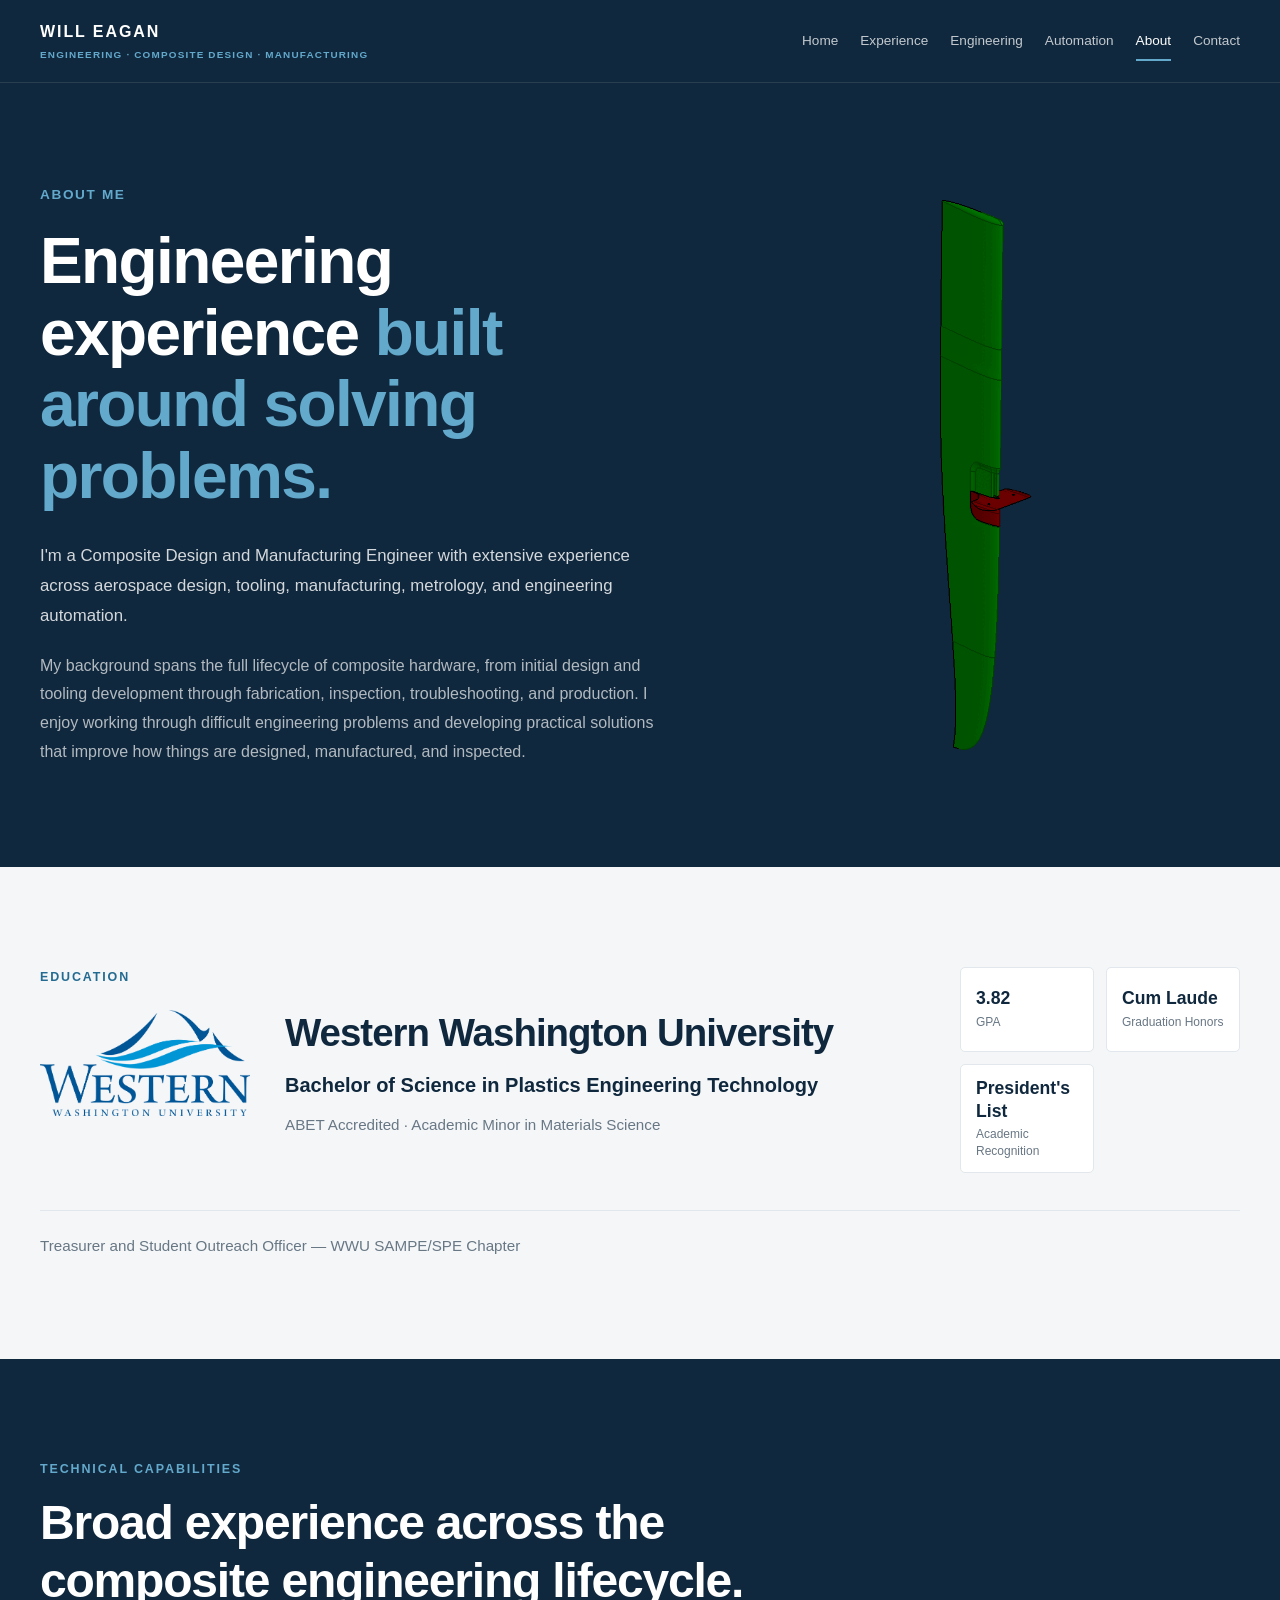
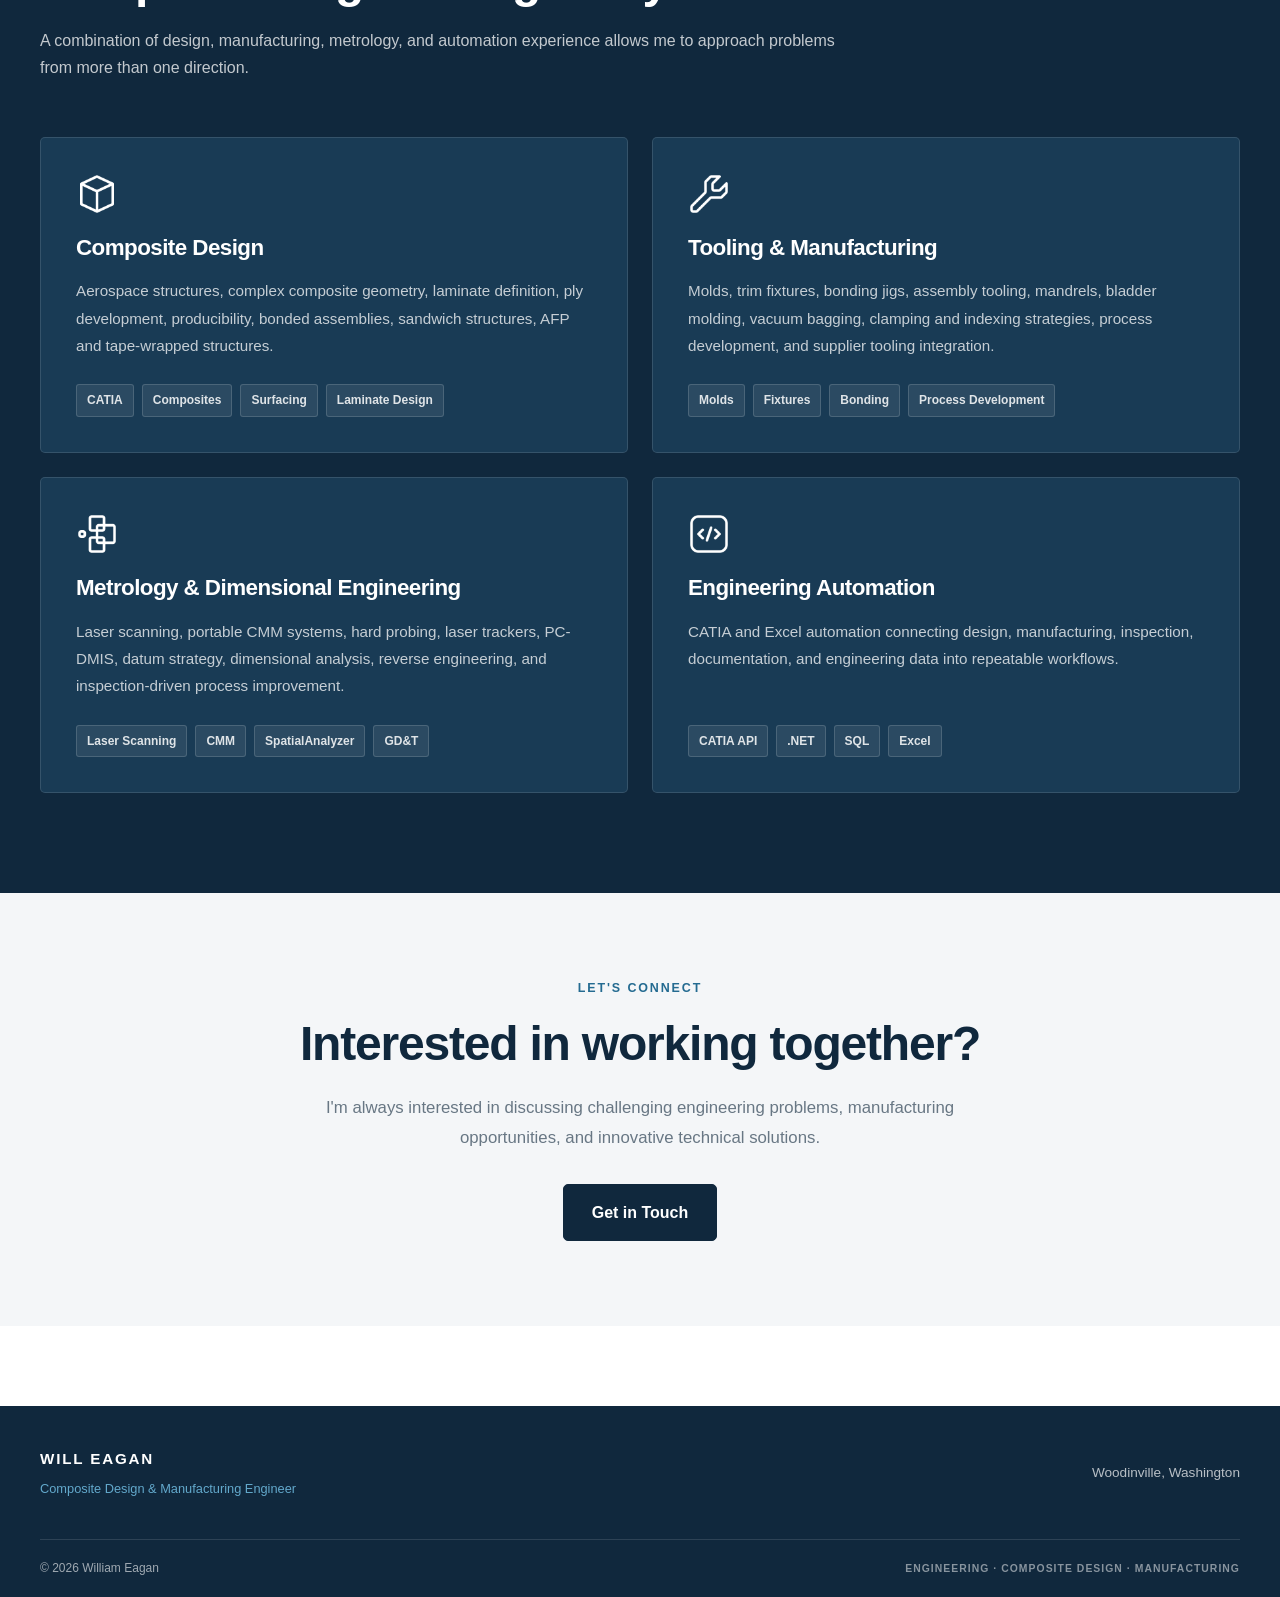
<file: pages/about.html>
<!DOCTYPE html>
<html lang="en">
<head>
    <meta charset="UTF-8">
    <meta name="viewport" content="width=device-width, initial-scale=1.0">

    <meta name="description"
          content="Learn about William Eagan, a Composite Design and Manufacturing Engineer with experience in aerospace composites, tooling, metrology, and engineering automation.">

    <title>About | William Eagan</title>

    <!-- Global Styles -->
    <link rel="stylesheet" href="/css/style.css">

    <!-- Shared Components -->
    <link rel="stylesheet" href="/css/components/header.css">
    <link rel="stylesheet" href="/css/components/footer.css">

    <!-- Page Styles -->
    <link rel="stylesheet" href="/css/pages/about.css">
</head>

<body>

    <div id="site-header"></div>

    <main id="top">

        <!-- =========================
         About Introduction
    ========================= -->

        <section class="about-intro">

            <div class="about-intro__container">

                <div class="about-intro__content">

                    <p class="about-intro__eyebrow">
                        ABOUT ME
                    </p>

                    <h1 class="about-intro__title">
                        Engineering experience
                        <span>built around solving problems.</span>
                    </h1>

                    <p class="about-intro__description">
                        I'm a Composite Design and Manufacturing Engineer
                        with extensive experience across aerospace design,
                        tooling, manufacturing, metrology, and engineering
                        automation.
                    </p>

                    <p class="about-intro__description about-intro__description--secondary">
                        My background spans the full lifecycle of composite
                        hardware, from initial design and tooling development
                        through fabrication, inspection, troubleshooting,
                        and production. I enjoy working through difficult
                        engineering problems and developing practical
                        solutions that improve how things are designed,
                        manufactured, and inspected.
                    </p>

                </div>

                <div class="about-intro__image">
                    <img src="/Resources/Rudder.gif"
                         alt="Lifting rudder engineering project"
                         loading="lazy">
                </div>

            </div>

        </section>



        <!-- =========================
     Education
     ========================= -->
        <section id="education" class="about-education section">

            <div class="about-education__container">

                <div class="about-education__main">

                    <!-- University Details (Left Column) -->
                    <div class="about-education__details">

                        <p class="section-label">EDUCATION</p>

                        <div class="about-education__identity">

                            <div class="about-education__logo-wrapper">
                                <img class="about-education__logo"
                                     src="/Resources/WWU.png"
                                     alt="Western Washington University logo">
                            </div>

                            <div class="about-education__information">

                                <h2>Western Washington University</h2>

                                <p class="about-education__degree">
                                    Bachelor of Science in Plastics Engineering Technology
                                </p>

                                <p class="about-education__accreditation">
                                    ABET Accredited · Academic Minor in Materials Science
                                </p>

                            </div>

                        </div>

                    </div>

                    <!-- Academic Highlights (Right Column) -->
                    <div class="about-education__highlights">

                        <div class="about-education__highlight">
                            <strong>3.82</strong>
                            <span>GPA</span>
                        </div>

                        <div class="about-education__highlight">
                            <strong>Cum Laude</strong>
                            <span>Graduation Honors</span>
                        </div>

                        <div class="about-education__highlight">
                            <strong>President's List</strong>
                            <span>Academic Recognition</span>
                        </div>

                    </div>

                </div>

                <!-- Activities -->
                <p class="about-education__activities">
                    Treasurer and Student Outreach Officer —
                    WWU SAMPE/SPE Chapter
                </p>

            </div>

        </section>



        <!-- =========================
    Technical Capabilities
    ========================= -->
        <section id="capabilities" class="about-capabilities section section-dark">

            <div class="about-capabilities__container">

                <div class="section-heading">

                    <p class="section-label">
                        TECHNICAL CAPABILITIES
                    </p>

                    <h2>
                        Broad experience across the composite engineering lifecycle.
                    </h2>

                    <p>
                        A combination of design, manufacturing, metrology,
                        and automation experience allows me to approach
                        problems from more than one direction.
                    </p>

                </div>


                <div class="about-capabilities__grid">

                    <article class="about-capability-card">

                        <img class="about-capability-card__icon"
                             src="/Resources/Capabilities/CAD_Icon.png"
                             alt=""
                             aria-hidden="true">

                        <h3>Composite Design</h3>

                        <p>
                            Aerospace structures, complex composite geometry,
                            laminate definition, ply development, producibility,
                            bonded assemblies, sandwich structures, AFP and
                            tape-wrapped structures.
                        </p>

                        <div class="about-capability-card__tags">
                            <span>CATIA</span>
                            <span>Composites</span>
                            <span>Surfacing</span>
                            <span>Laminate Design</span>
                        </div>

                    </article>


                    <article class="about-capability-card">

                        <img class="about-capability-card__icon"
                             src="/Resources/Capabilities/Tooling_Icon.png"
                             alt=""
                             aria-hidden="true">

                        <h3>Tooling & Manufacturing</h3>

                        <p>
                            Molds, trim fixtures, bonding jigs, assembly tooling,
                            mandrels, bladder molding, vacuum bagging,
                            clamping and indexing strategies, process
                            development, and supplier tooling integration.
                        </p>

                        <div class="about-capability-card__tags">
                            <span>Molds</span>
                            <span>Fixtures</span>
                            <span>Bonding</span>
                            <span>Process Development</span>
                        </div>

                    </article>


                    <article class="about-capability-card">

                        <img class="about-capability-card__icon"
                             src="/Resources/Capabilities/Metrology_Icon.png"
                             alt=""
                             aria-hidden="true">

                        <h3>Metrology & Dimensional Engineering</h3>

                        <p>
                            Laser scanning, portable CMM systems, hard probing,
                            laser trackers, PC-DMIS, datum strategy,
                            dimensional analysis, reverse engineering,
                            and inspection-driven process improvement.
                        </p>

                        <div class="about-capability-card__tags">
                            <span>Laser Scanning</span>
                            <span>CMM</span>
                            <span>SpatialAnalyzer</span>
                            <span>GD&T</span>
                        </div>

                    </article>


                    <article class="about-capability-card">

                        <img class="about-capability-card__icon"
                             src="/Resources/Capabilities/Automation_Icon.png"
                             alt=""
                             aria-hidden="true">

                        <h3>Engineering Automation</h3>

                        <p>
                            CATIA and Excel automation connecting design,
                            manufacturing, inspection, documentation, and
                            engineering data into repeatable workflows.
                        </p>

                        <div class="about-capability-card__tags">
                            <span>CATIA API</span>
                            <span>.NET</span>
                            <span>SQL</span>
                            <span>Excel</span>
                        </div>

                    </article>

                </div>

            </div>

        </section>


        <!-- =========================
    Closing
    ========================= -->
        <section class="about-closing">

            <div class="about-closing__container">

                <p class="section-label">
                    LET'S CONNECT
                </p>

                <h2>
                    Interested in working together?
                </h2>

                <p>
                    I'm always interested in discussing challenging
                    engineering problems, manufacturing opportunities,
                    and innovative technical solutions.
                </p>

                <a href="/pages/contact.html"
                   class="about-closing__button">
                    Get in Touch
                </a>

            </div>

        </section>

    </main>

    <div id="site-footer"></div>

    <!-- JavaScript -->
    <script type="module" src="/js/components.js"></script>

</body>
</html>
</file>
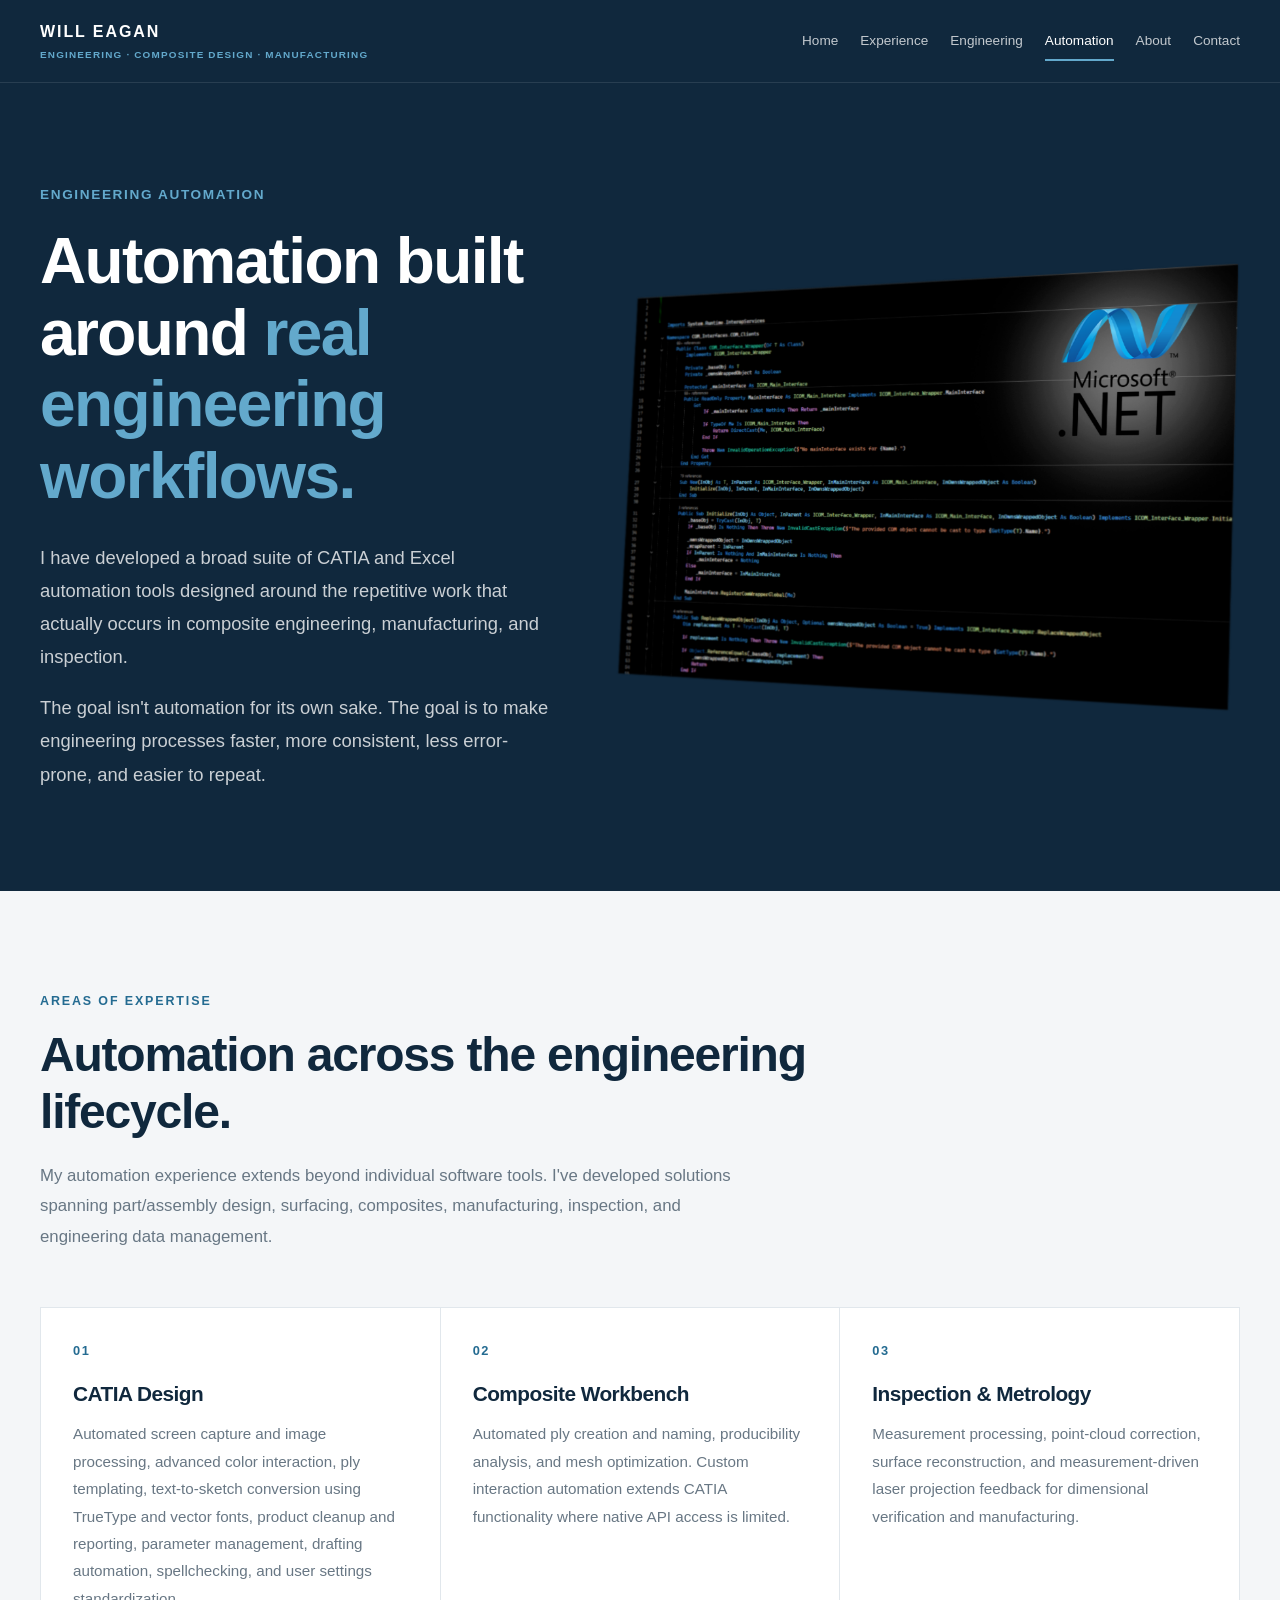
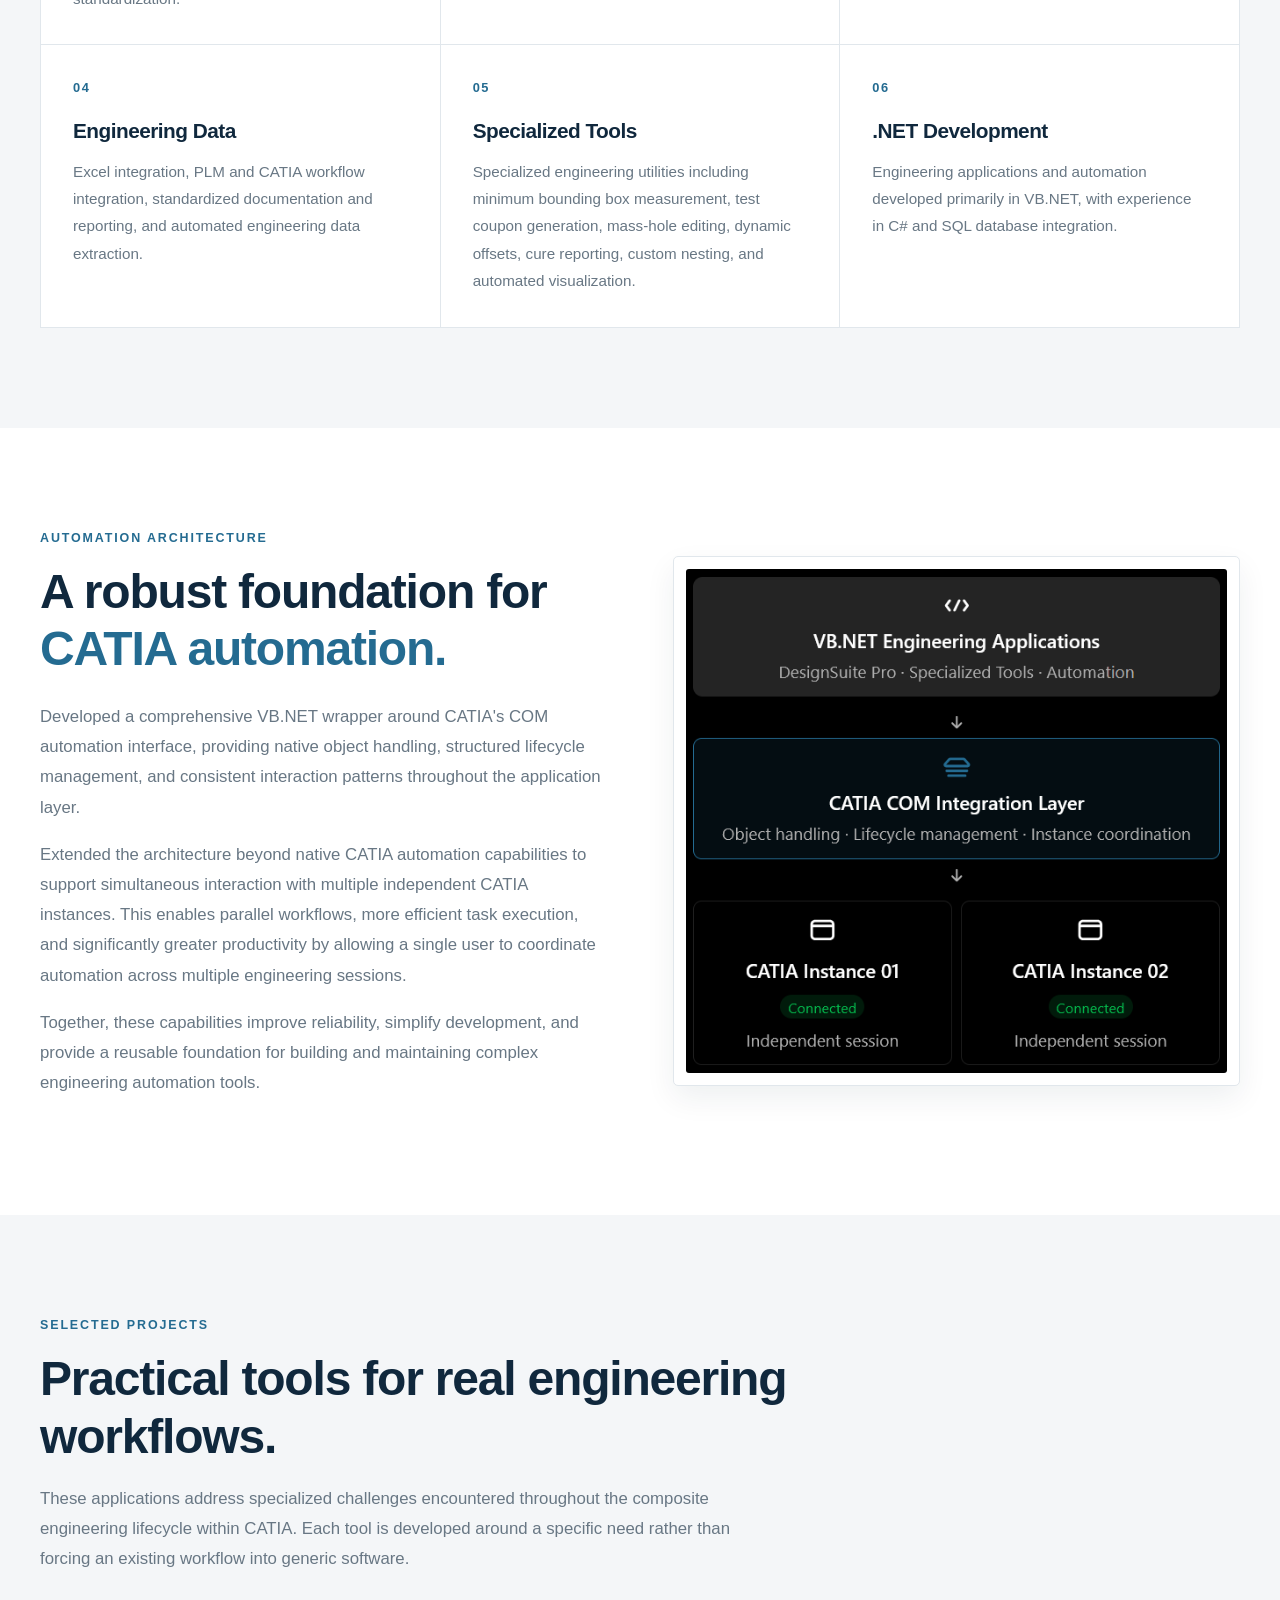
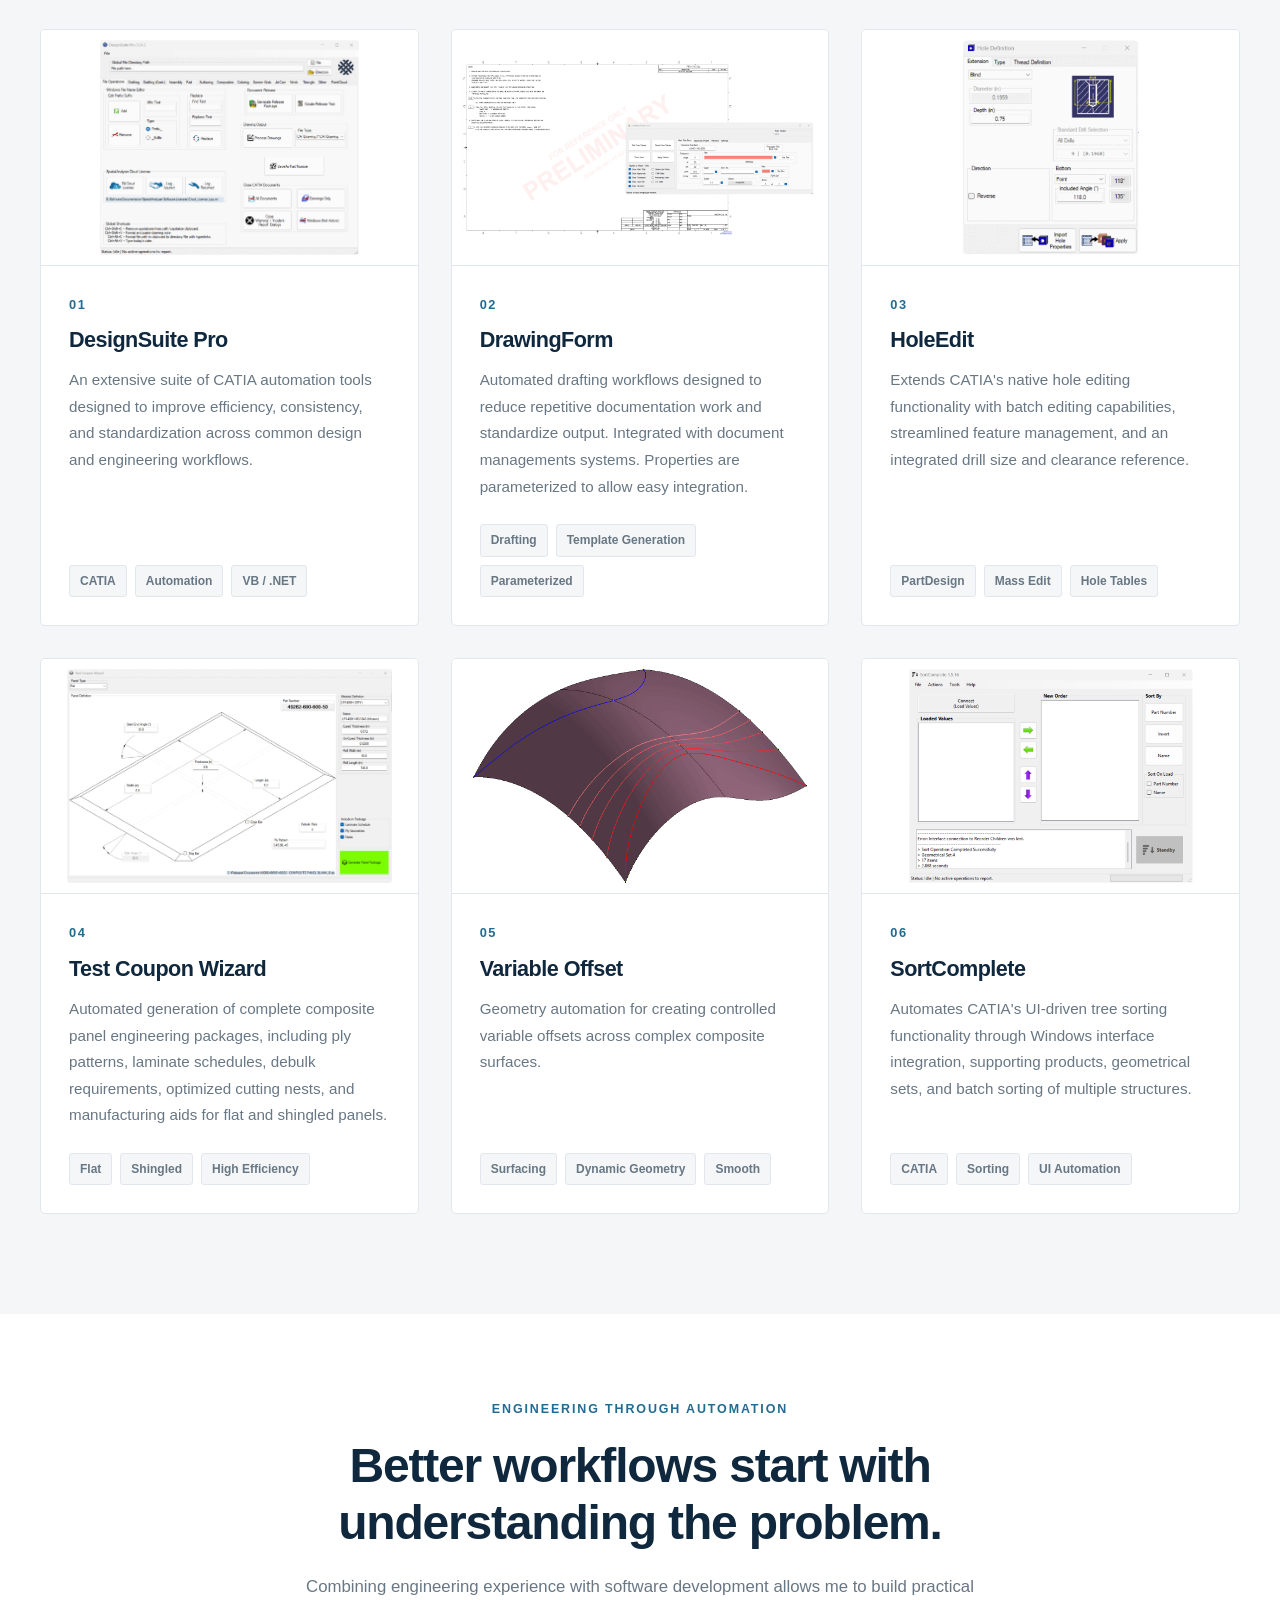
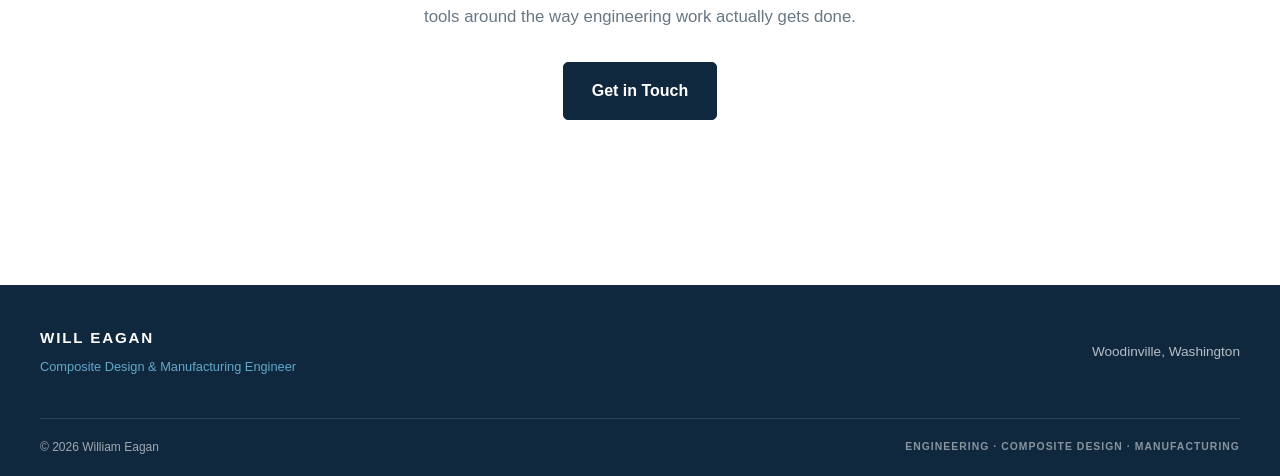
<file: pages/automation.html>
<!DOCTYPE html>
<html lang="en">
<head>
    <meta charset="UTF-8">
    <meta name="viewport" content="width=device-width, initial-scale=1.0">

    <meta name="description"
          content="Engineering automation projects by William Eagan, including CATIA automation tools for composite design, engineering drawings, geometry, and manufacturing workflows.">

    <title>Engineering Automation | William Eagan</title>

    <!-- Global Styles -->
    <link rel="stylesheet" href="/css/style.css">

    <!-- Shared Components -->
    <link rel="stylesheet" href="/css/components/header.css">
    <link rel="stylesheet" href="/css/components/footer.css">

    <!-- Page Styles -->
    <link rel="stylesheet" href="/css/pages/automation.css">
</head>

<body>

    <div id="site-header"></div>

    <main id="top">

        <!-- =========================
    Page Introduction
    ========================= -->

        <section class="automation-intro">

            <div class="automation-intro__container">

                <!-- Introduction Text -->
                <div class="automation-intro__content">

                    <p class="automation-intro__eyebrow">
                        ENGINEERING AUTOMATION
                    </p>

                    <h1 class="automation-intro__title">
                        Automation built around
                        <span>real engineering workflows.</span>
                    </h1>

                    <p class="automation-intro__description">
                        I have developed a broad suite of CATIA and Excel automation
                        tools designed around the repetitive work that actually
                        occurs in composite engineering, manufacturing, and inspection.
                    </p>

                    <p class="automation-intro__description automation-intro__supporting">
                        The goal isn't automation for its own sake. The goal is to
                        make engineering processes faster, more consistent,
                        less error-prone, and easier to repeat.
                    </p>

                </div>

                <!-- Introduction Image -->
                <div class="automation-intro__image">

                    <img src="/Resources/Automation/Code_Fog.png"
                         alt="Code fog"
                         loading="eager">

                </div>

            </div>

        </section>



        <!-- =========================
         Automation Capabilities
    ========================= -->
        <section class="automation-capabilities section">

            <div class="automation-capabilities__container">

                <div class="automation-capabilities__heading">

                    <p class="section-label">AREAS OF EXPERTISE</p>

                    <h2>
                        Automation across the engineering lifecycle.
                    </h2>

                    <p>
                        My automation experience extends beyond individual software tools. I've developed
                        solutions spanning part/assembly design, surfacing, composites, manufacturing,
                        inspection, and engineering data management.
                    </p>

                </div>


                <div class="automation-capabilities__grid">

                    <article class="automation-capability">

                        <span class="automation-capability__number">01</span>

                        <h3>CATIA Design</h3>

                        <p>
                            Automated screen capture and image processing, advanced color interaction, ply
                            templating, text-to-sketch conversion using TrueType and vector fonts, product
                            cleanup and reporting, parameter management, drafting automation, spellchecking, and
                            user settings standardization.
                        </p>

                    </article>


                    <article class="automation-capability">

                        <span class="automation-capability__number">02</span>

                        <h3>Composite Workbench</h3>

                        <p>
                            Automated ply creation and naming, producibility analysis, and mesh optimization.
                            Custom interaction automation extends CATIA functionality where native API access is
                            limited.
                        </p>

                    </article>


                    <article class="automation-capability">

                        <span class="automation-capability__number">03</span>

                        <h3>Inspection & Metrology</h3>

                        <p>
                            Measurement processing, point-cloud correction, surface reconstruction, and
                            measurement-driven laser projection feedback for dimensional verification and
                            manufacturing.
                        </p>

                    </article>


                    <article class="automation-capability">

                        <span class="automation-capability__number">04</span>

                        <h3>Engineering Data</h3>

                        <p>
                            Excel integration, PLM and CATIA workflow integration, standardized documentation
                            and reporting, and automated engineering data extraction.
                        </p>

                    </article>


                    <article class="automation-capability">

                        <span class="automation-capability__number">05</span>

                        <h3>Specialized Tools</h3>

                        <p>
                            Specialized engineering utilities including minimum bounding box measurement, test
                            coupon generation, mass-hole editing, dynamic offsets, cure reporting, custom
                            nesting, and automated visualization.
                        </p>

                    </article>


                    <article class="automation-capability">

                        <span class="automation-capability__number">06</span>

                        <h3>.NET Development</h3>

                        <p>
                            Engineering applications and automation developed
                            primarily in VB.NET, with experience in C# and
                            SQL database integration.
                        </p>

                    </article>

                </div>

            </div>

        </section>


        <!-- =========================
         Automation Architecture
    ========================= -->
        <section class="automation-architecture section">

            <div class="automation-architecture__container">

                <!-- Architecture Text -->
                <div class="automation-architecture__content">

                    <p class="section-label">
                        AUTOMATION ARCHITECTURE
                    </p>

                    <h2>
                        A robust foundation for
                        <span>CATIA automation.</span>
                    </h2>

                    <p>
                        Developed a comprehensive VB.NET wrapper around CATIA's COM automation interface,
                        providing native object handling, structured lifecycle management, and consistent
                        interaction patterns throughout the application layer.
                    </p>

                    <p>
                        Extended the architecture beyond native CATIA automation capabilities to support
                        simultaneous interaction with multiple independent CATIA instances. This enables
                        parallel workflows, more efficient task execution, and significantly greater
                        productivity by allowing a single user to coordinate automation across multiple
                        engineering sessions.
                    </p>

                    <p>
                        Together, these capabilities improve reliability, simplify development, and provide
                        a reusable foundation for building and maintaining complex engineering automation
                        tools.
                    </p>

                </div>

                <!-- Architecture Image -->
                <div class="automation-architecture__image">

                    <img src="/Resources/Automation/Automation_Architecture%20.png"
                         alt="Architecture diagram illustrating the CATIA automation framework and COM wrapper"
                         loading="lazy">

                </div>

            </div>

        </section>




        <!-- =========================
    Automation Projects
    ========================= -->
        <section class="automation-projects section">

            <div class="automation-projects__container">

                <div class="automation-projects__heading">

                    <p class="section-label">
                        SELECTED PROJECTS
                    </p>

                    <h2>
                        Practical tools for real engineering workflows.
                    </h2>

                    <p>
                        These applications address specialized challenges encountered throughout the
                        composite engineering lifecycle within CATIA. Each tool is developed around a
                        specific need rather than forcing an existing workflow into generic software.
                    </p>

                </div>


                <div class="automation-projects__grid">


                    <!-- Project 01 -->
                    <article class="automation-project">

                        <div class="automation-project__media">

                            <img src="/Resources/Automation/DesignSuite Pro_Overview/DesignSuite%20Pro_Overview.gif"
                                 alt="DesignSuite Pro engineering automation demonstration"
                                 loading="lazy">

                        </div>

                        <div class="automation-project__content">

                            <p class="automation-project__number">
                                01
                            </p>

                            <h3>DesignSuite Pro</h3>

                            <p>
                                An extensive suite of CATIA automation tools designed to improve efficiency,
                                consistency, and standardization across common design and engineering workflows.
                            </p>

                            <div class="automation-project__tags">
                                <span>CATIA</span>
                                <span>Automation</span>
                                <span>VB / .NET</span>
                            </div>

                        </div>

                    </article>


                    <!-- Project 02 -->
                    <article class="automation-project">

                        <div class="automation-project__media">

                            <img src="/Resources/Automation/DrawingForm_Overview/DrawingForm_Overview.gif"
                                 alt="DrawingForm engineering drawing automation demonstration"
                                 loading="lazy">

                        </div>

                        <div class="automation-project__content">

                            <p class="automation-project__number">
                                02
                            </p>

                            <h3>DrawingForm</h3>

                            <p>
                                Automated drafting workflows designed to reduce repetitive documentation work and
                                standardize output. Integrated with document managements systems. Properties are
                                parameterized to allow easy integration.
                            </p>

                            <div class="automation-project__tags">
                                <span>Drafting</span>
                                <span>Template Generation</span>
                                <span>Parameterized</span>
                            </div>

                        </div>

                    </article>


                    <!-- Project 03 -->
                    <article class="automation-project">

                        <div class="automation-project__media">

                            <img src="/Resources/Automation/HoleEdit_Overview/HoleEdit_Overview.gif"
                                 alt="HoleEdit CATIA automation demonstration"
                                 loading="lazy">

                        </div>

                        <div class="automation-project__content">

                            <p class="automation-project__number">
                                03
                            </p>

                            <h3>HoleEdit</h3>

                            <p>
                                Extends CATIA's native hole editing functionality with batch editing capabilities,
                                streamlined feature management, and an integrated drill size and clearance reference.
                            </p>

                            <div class="automation-project__tags">
                                <span>PartDesign</span>
                                <span>Mass Edit</span>
                                <span>Hole Tables</span>
                            </div>

                        </div>

                    </article>


                    <!-- Project 04 -->
                    <article class="automation-project">

                        <div class="automation-project__media">

                            <img src="/Resources/Automation/TestCouponWizard_Overview/TestCouponWizard_Overview.gif"
                                 alt="Test Coupon Wizard engineering automation demonstration"
                                 loading="lazy">

                        </div>

                        <div class="automation-project__content">

                            <p class="automation-project__number">
                                04
                            </p>

                            <h3>Test Coupon Wizard</h3>

                            <p>
                                Automated generation of complete composite panel engineering packages, including ply
                                patterns, laminate schedules, debulk requirements, optimized cutting nests, and
                                manufacturing aids for flat and shingled panels.
                            </p>

                            <div class="automation-project__tags">
                                <span>Flat</span>
                                <span>Shingled</span>
                                <span>High Efficiency</span>
                            </div>

                        </div>

                    </article>


                    <!-- Project 05 -->
                    <article class="automation-project">

                        <div class="automation-project__media">

                            <img src="/Resources/Automation/VariableOffset_Sample/VariableOffset_Sample.gif"
                                 alt="Variable Offset CATIA automation demonstration"
                                 loading="lazy">

                        </div>

                        <div class="automation-project__content">

                            <p class="automation-project__number">
                                05
                            </p>

                            <h3>Variable Offset</h3>

                            <p>
                                Geometry automation for creating controlled variable offsets across complex
                                composite surfaces.
                            </p>

                            <div class="automation-project__tags">
                                <span>Surfacing</span>
                                <span>Dynamic Geometry</span>
                                <span>Smooth</span>
                            </div>

                        </div>

                    </article>


                    <!-- Project 06 -->
                    <article class="automation-project">

                        <div class="automation-project__media">

                            <img src="/Resources/Automation/SortComplete.png"
                                 alt="CATIA product and geometrical set sorting interface"
                                 loading="lazy">

                        </div>

                        <div class="automation-project__content">

                            <p class="automation-project__number">
                                06
                            </p>

                            <h3>SortComplete</h3>

                            <p>
                                Automates CATIA's UI-driven tree sorting functionality through Windows interface
                                integration, supporting products, geometrical sets, and batch sorting of multiple
                                structures.
                            </p>

                            <div class="automation-project__tags">
                                <span>CATIA</span>
                                <span>Sorting</span>
                                <span>UI Automation</span>
                            </div>

                        </div>

                    </article>
                </div>

            </div>

        </section>


        <!-- =========================
    Closing Section
    ========================= -->
        <section class="automation-closing">

            <div class="automation-closing__container">

                <p class="section-label">
                    ENGINEERING THROUGH AUTOMATION
                </p>

                <h2>
                    Better workflows start with understanding the problem.
                </h2>

                <p>
                    Combining engineering experience with software development allows me to build
                    practical tools around the way engineering work actually gets done.
                </p>

                <a href="/pages/contact.html"
                   class="automation-closing__button">
                    Get in Touch
                </a>

            </div>

        </section>

    </main>

    <div id="site-footer"></div>

    <!-- JavaScript -->
    <script type="module" src="/js/components.js"></script>

</body>
</html>
</file>
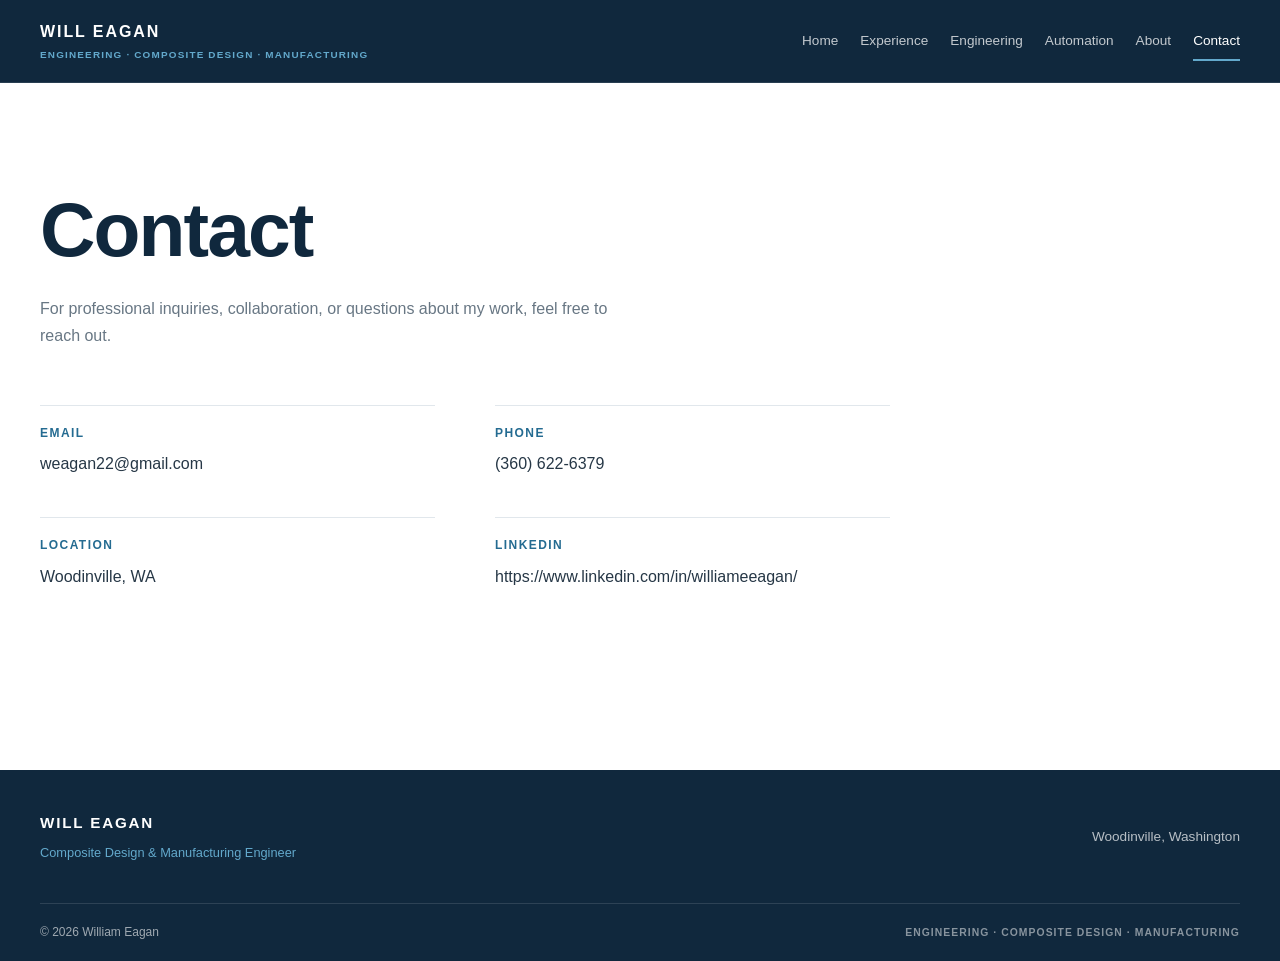
<file: pages/contact.html>
<!DOCTYPE html>
<html lang="en">
<head>
    <meta charset="UTF-8">
    <meta name="viewport" content="width=device-width, initial-scale=1.0">

    <meta name="description"
          content="Contact William Eagan, Composite Design and Manufacturing Engineer.">

    <title>Contact | William Eagan</title>

    <!-- Global Styles -->
    <link rel="stylesheet" href="/css/style.css">

    <!-- Shared Components -->
    <link rel="stylesheet" href="/css/components/header.css">
    <link rel="stylesheet" href="/css/components/footer.css">

    <!-- Page Styles -->
    <link rel="stylesheet" href="/css/pages/contact.css">
</head>

<body>

    <div id="site-header"></div>

    <main>

        <section class="section contact-section">
            <div class="container">

                <h1>Contact</h1>

                <p class="contact-intro">
                    For professional inquiries, collaboration, or
                    questions about my work, feel free to reach out.
                </p>

                <div class="contact-details">

                    <div class="contact-item">
                        <h2>EMAIL</h2>
                        <a href="mailto:weagan22@gmail.com">
                            weagan22@gmail.com
                        </a>
                    </div>

                    <div class="contact-item">
                        <h2>PHONE</h2>
                        <a href="tel:+13606226379">
                            (360) 622-6379
                        </a>
                    </div>

                    <div class="contact-item">
                        <h2>LOCATION</h2>
                        <a href="https://www.google.com/maps/place/47%C2%B045'41.9%22N+122%C2%B009'38.3%22W"
                           target="_blank"
                           rel="noopener noreferrer">
                            Woodinville, WA
                        </a>
                    </div>

                    <div class="contact-item">
                        <h2>LINKEDIN</h2>
                        <a href="https://www.linkedin.com/in/williameeagan/"
                           target="_blank"
                           rel="noopener noreferrer">
                            https://www.linkedin.com/in/williameeagan/
                        </a>
                    </div>

                </div>

            </div>
        </section>

    </main>

    <div id="site-footer"></div>

    <script type="module" src="/js/components.js"></script>

</body>
</html>
</file>
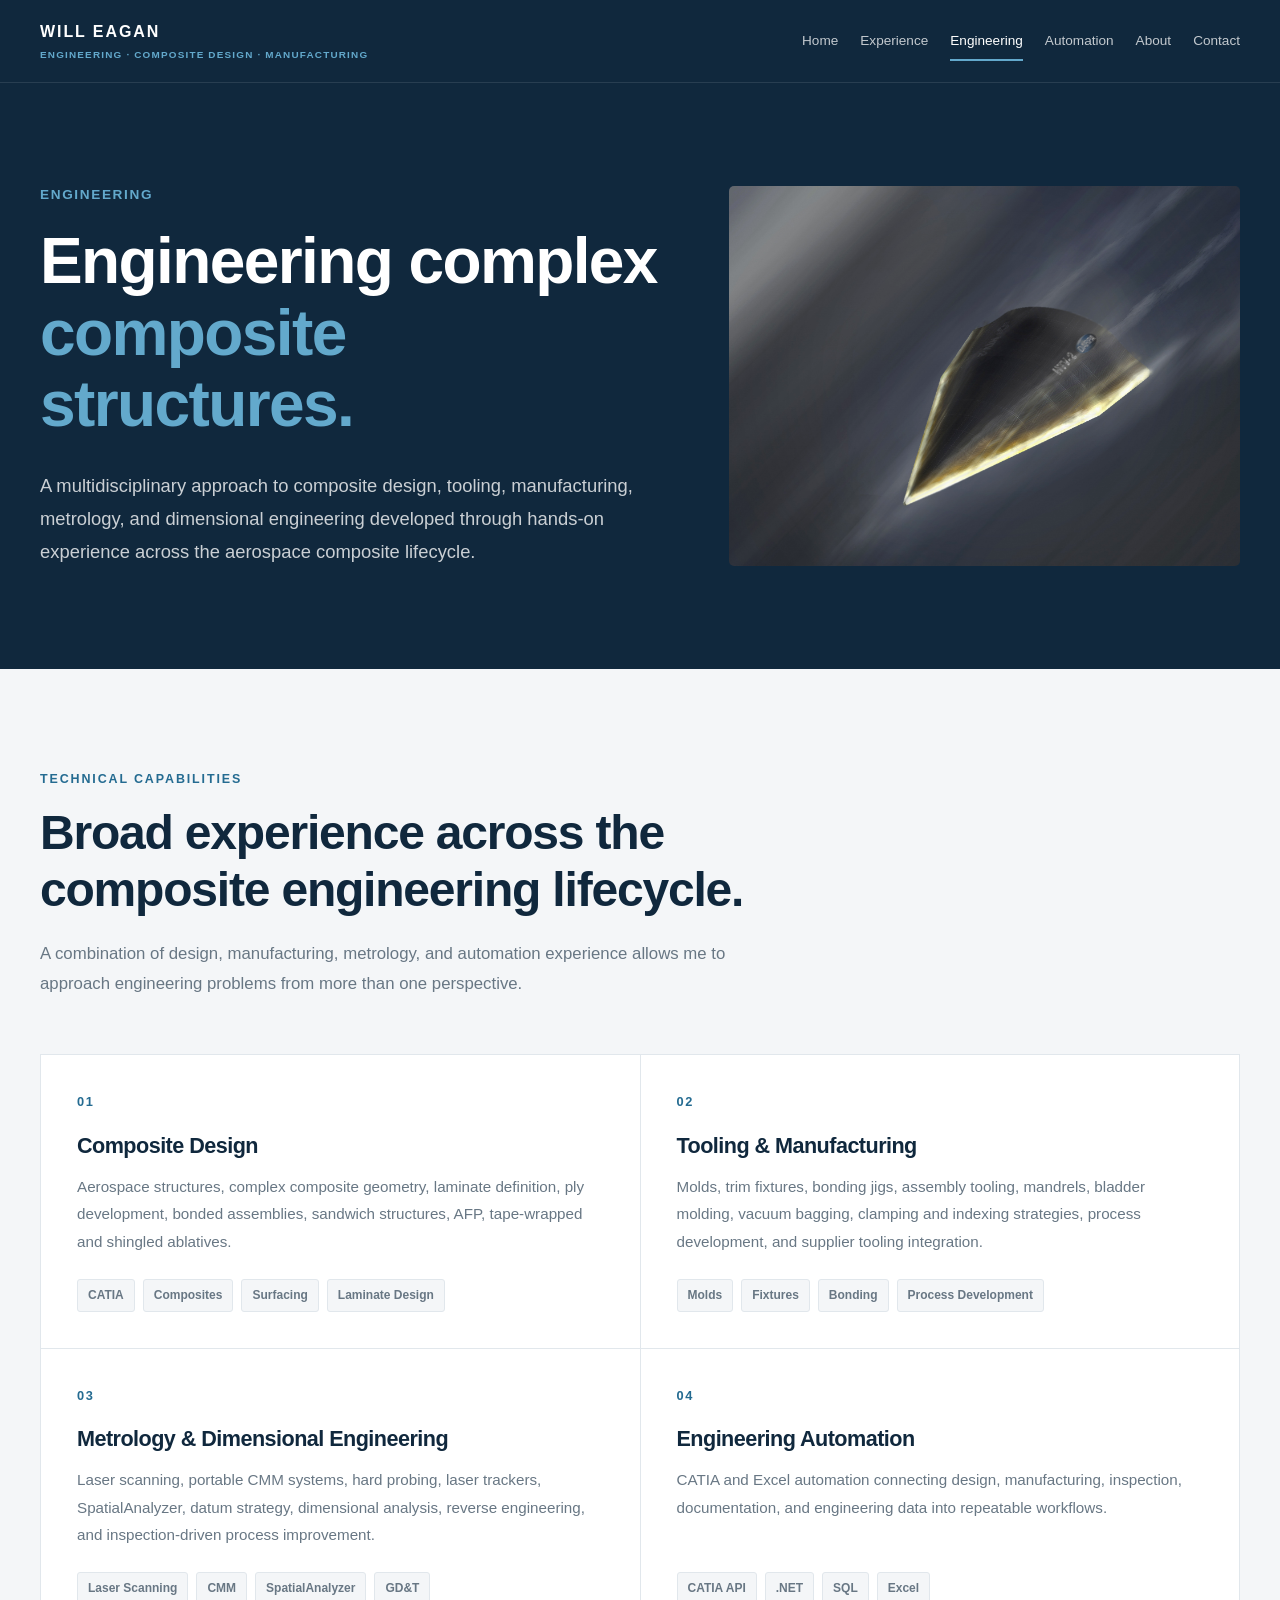
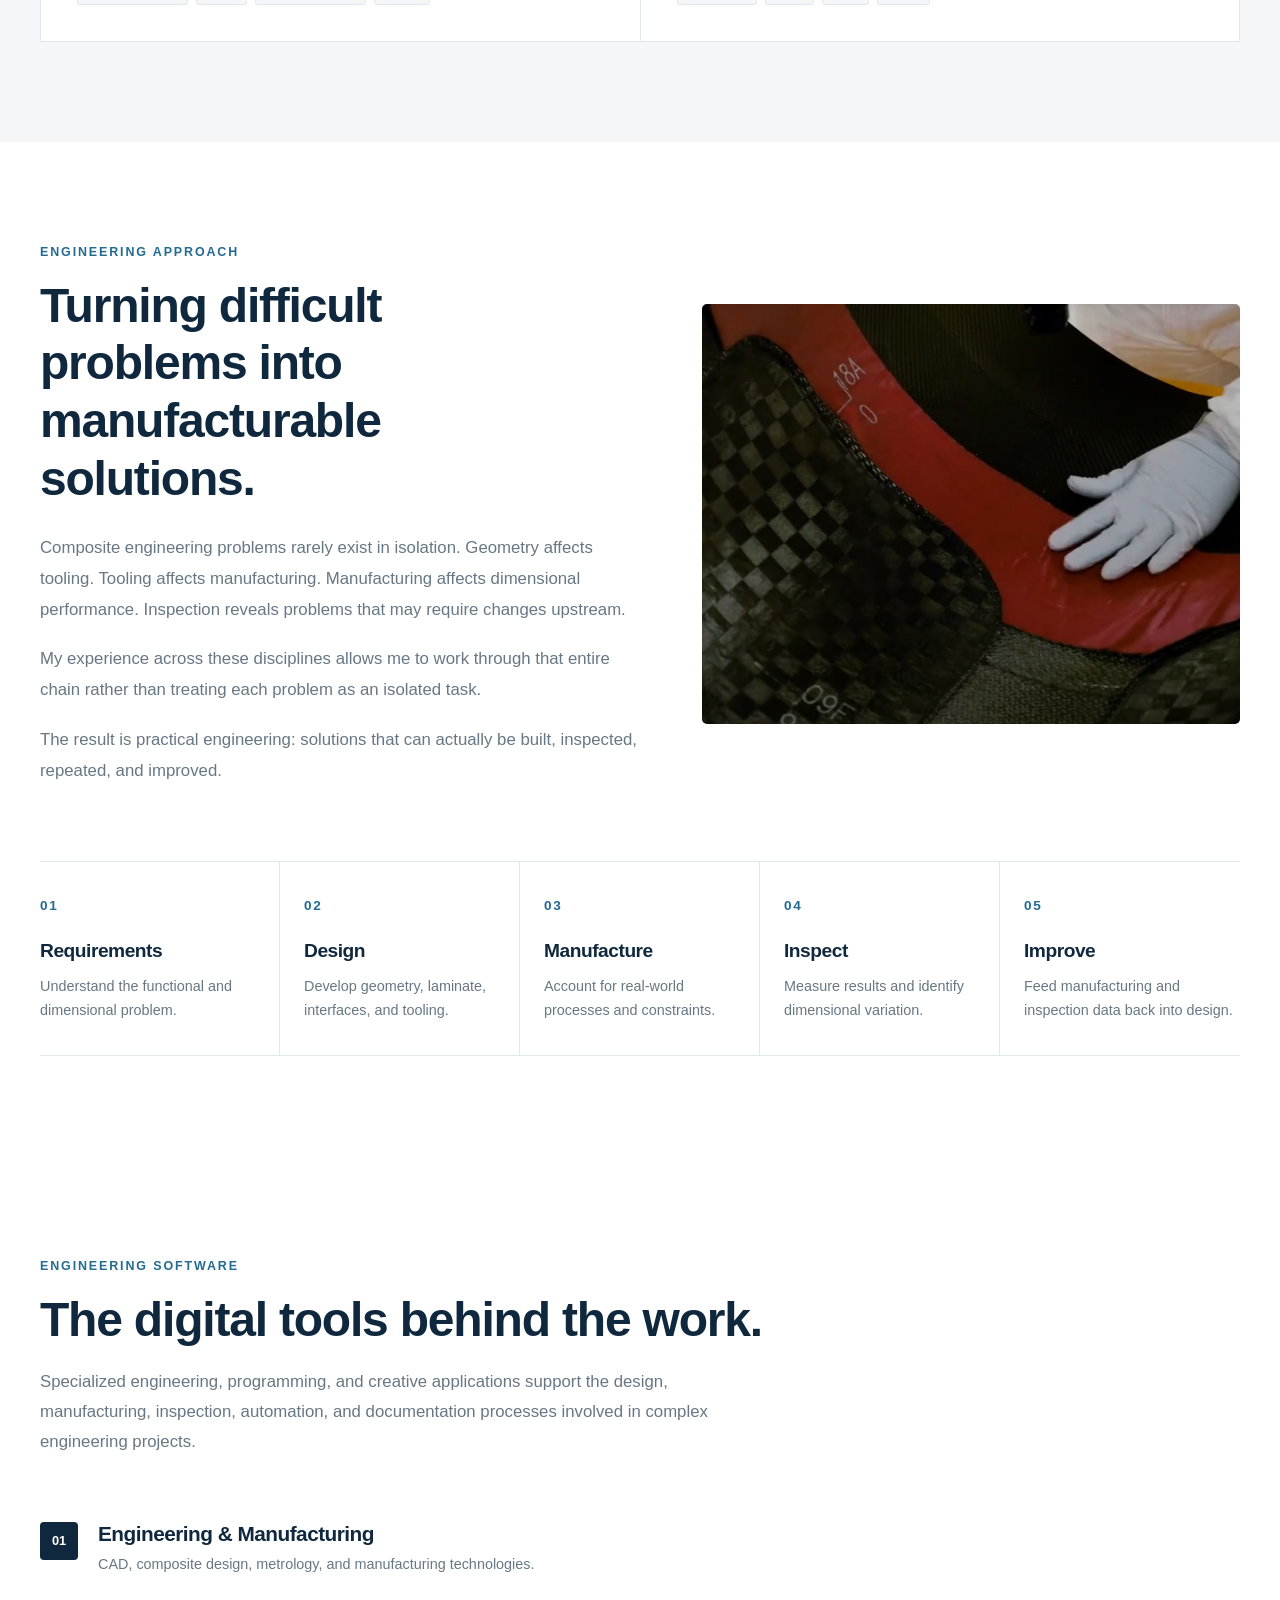
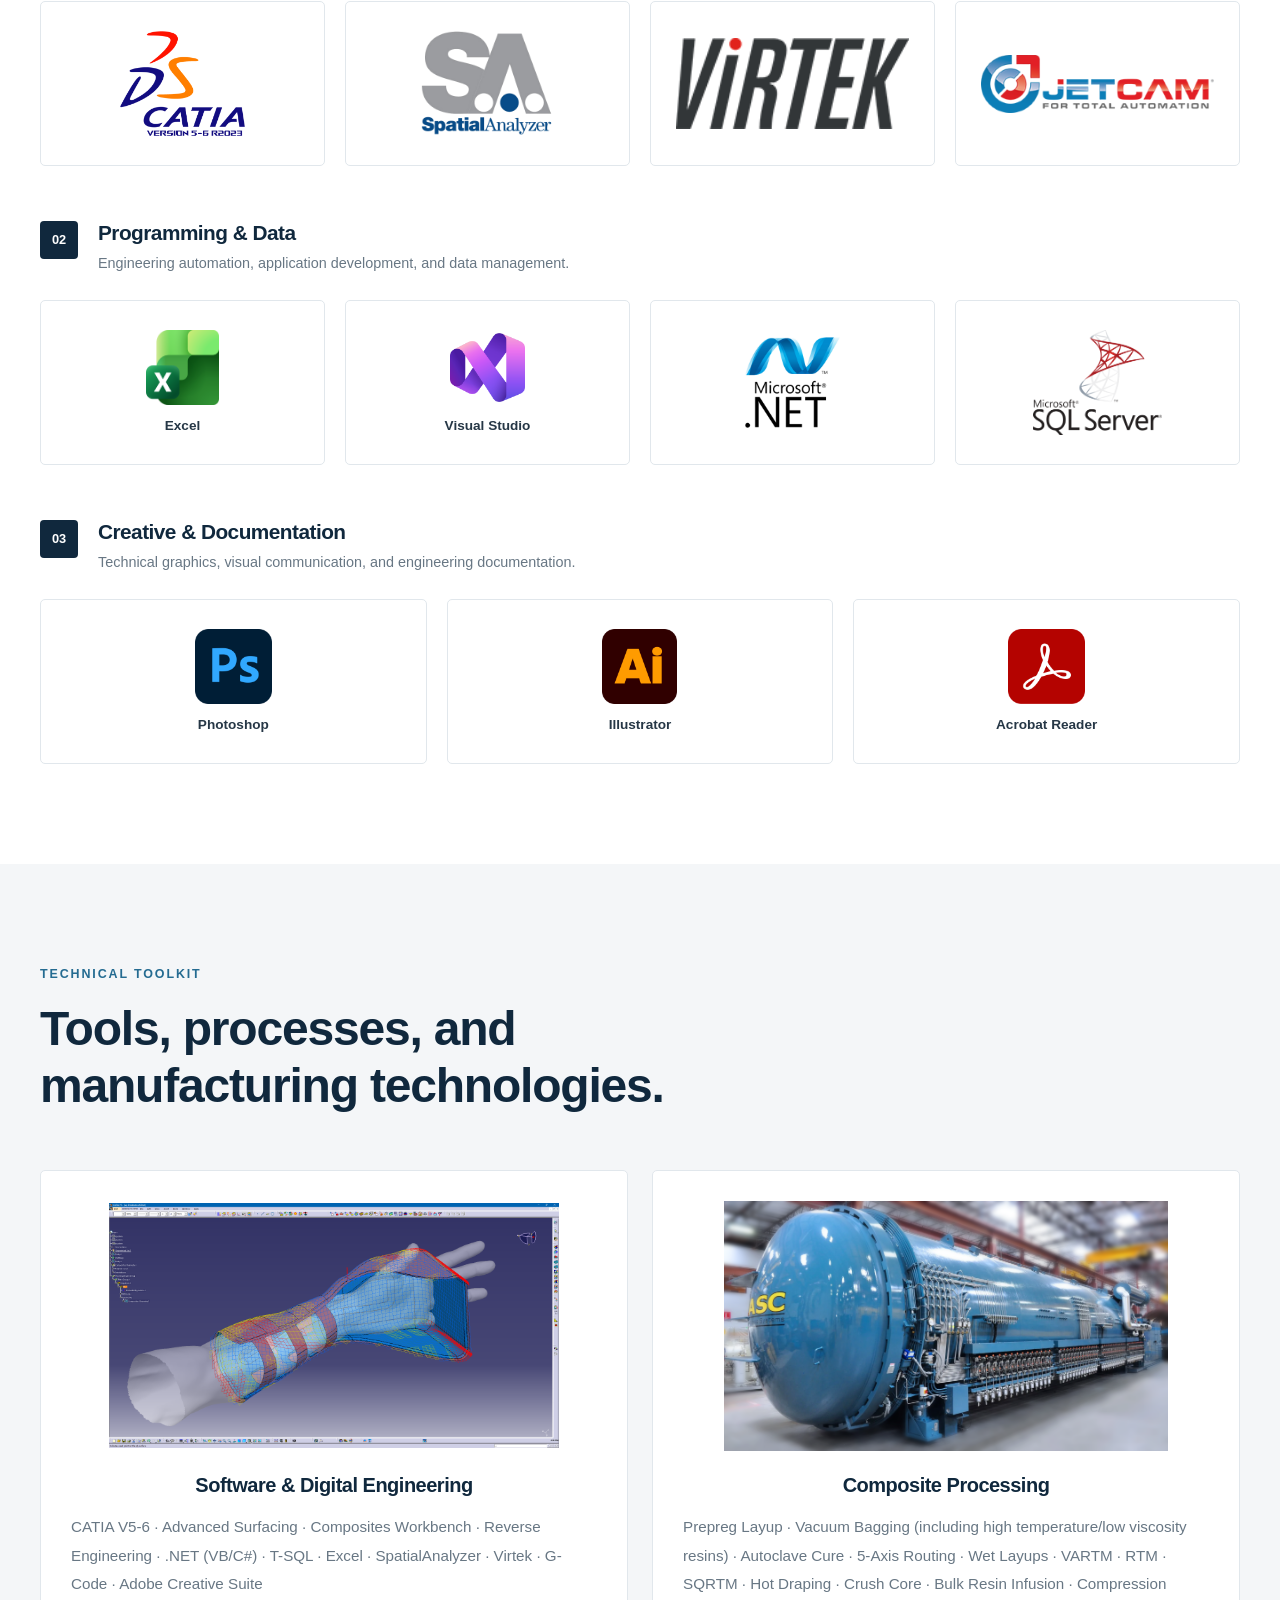
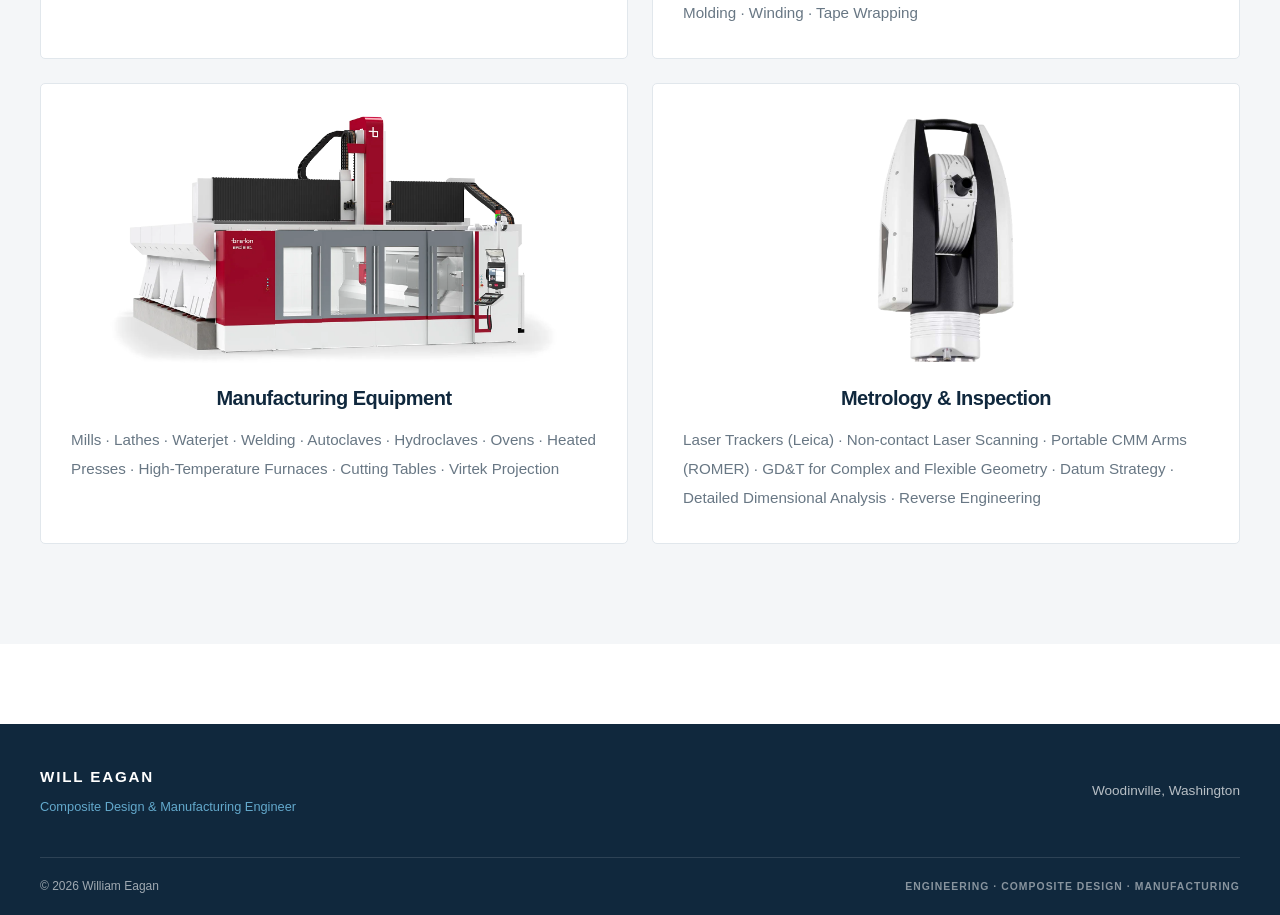
<file: pages/engineering.html>
<!DOCTYPE html>
<html lang="en">
<head>
    <meta charset="UTF-8">
    <meta name="viewport" content="width=device-width, initial-scale=1.0">

    <meta name="description"
          content="Engineering capabilities of William Eagan, including aerospace composite design, tooling, manufacturing, metrology, dimensional engineering, and composite processing.">

    <title>Engineering | William Eagan</title>

    <!-- Global Styles -->
    <link rel="stylesheet" href="/css/style.css">

    <!-- Shared Components -->
    <link rel="stylesheet" href="/css/components/header.css">
    <link rel="stylesheet" href="/css/components/footer.css">

    <!-- Page Styles -->
    <link rel="stylesheet" href="/css/pages/engineering.css">
</head>

<body>

    <div id="site-header"></div>

    <main id="top">

        <!-- =========================
         Page Introduction
         ========================= -->
        <section class="engineering-intro">

            <div class="engineering-intro__container">

                <div class="engineering-intro__content">

                    <p class="engineering-intro__eyebrow">
                        ENGINEERING
                    </p>

                    <h1 class="engineering-intro__title">
                        Engineering complex
                        <span>composite structures.</span>
                    </h1>

                    <p class="engineering-intro__description">
                        A multidisciplinary approach to composite design,
                        tooling, manufacturing, metrology, and dimensional
                        engineering developed through hands-on experience
                        across the aerospace composite lifecycle.
                    </p>

                </div>

                <div class="engineering-intro__image">
                    <img src="/Resources/Hypersonic_Vehicle.png"
                         alt="Hypersonic aerospace vehicle concept"
                         loading="eager">
                </div>

            </div>

        </section>



        <!-- =========================
     Technical Capabilities
     ========================= -->
        <section class="engineering-capabilities section">

            <div class="engineering-capabilities__container">

                <div class="engineering-capabilities__heading">

                    <p class="section-label">
                        TECHNICAL CAPABILITIES
                    </p>

                    <h2>
                        Broad experience across the composite
                        engineering lifecycle.
                    </h2>

                    <p>
                        A combination of design, manufacturing,
                        metrology, and automation experience allows
                        me to approach engineering problems from
                        more than one perspective.
                    </p>

                </div>


                <div class="engineering-capabilities__grid">


                    <!-- Capability 01 -->
                    <article class="engineering-capability">

                        <span class="engineering-capability__number">
                            01
                        </span>

                        <h3>Composite Design</h3>

                        <p>
                            Aerospace structures, complex composite
                            geometry, laminate definition, ply
                            development, bonded assemblies, sandwich structures, AFP,
                            tape-wrapped and shingled ablatives.
                        </p>

                        <div class="engineering-capability__tags">
                            <span>CATIA</span>
                            <span>Composites</span>
                            <span>Surfacing</span>
                            <span>Laminate Design</span>
                        </div>

                    </article>


                    <!-- Capability 02 -->
                    <article class="engineering-capability">

                        <span class="engineering-capability__number">
                            02
                        </span>

                        <h3>Tooling & Manufacturing</h3>

                        <p>
                            Molds, trim fixtures, bonding jigs,
                            assembly tooling, mandrels, bladder
                            molding, vacuum bagging, clamping and
                            indexing strategies, process development,
                            and supplier tooling integration.
                        </p>

                        <div class="engineering-capability__tags">
                            <span>Molds</span>
                            <span>Fixtures</span>
                            <span>Bonding</span>
                            <span>Process Development</span>
                        </div>

                    </article>


                    <!-- Capability 03 -->
                    <article class="engineering-capability">

                        <span class="engineering-capability__number">
                            03
                        </span>

                        <h3>Metrology & Dimensional Engineering</h3>

                        <p>
                            Laser scanning, portable CMM systems,
                            hard probing, laser trackers, SpatialAnalyzer,
                            datum strategy, dimensional analysis,
                            reverse engineering, and inspection-driven
                            process improvement.
                        </p>

                        <div class="engineering-capability__tags">
                            <span>Laser Scanning</span>
                            <span>CMM</span>
                            <span>SpatialAnalyzer</span>
                            <span>GD&T</span>
                        </div>

                    </article>


                    <!-- Capability 04 -->
                    <article class="engineering-capability">

                        <span class="engineering-capability__number">
                            04
                        </span>

                        <h3>Engineering Automation</h3>

                        <p>
                            CATIA and Excel automation connecting
                            design, manufacturing, inspection,
                            documentation, and engineering data
                            into repeatable workflows.
                        </p>

                        <div class="engineering-capability__tags">
                            <span>CATIA API</span>
                            <span>.NET</span>
                            <span>SQL</span>
                            <span>Excel</span>
                        </div>

                    </article>


                </div>

            </div>

        </section>


        <!-- =========================
    Engineering Approach
    ========================= -->
        <section class="engineering-approach section">

            <div class="engineering-approach__container">


                <div class="engineering-approach__intro">

                    <div class="engineering-approach__heading">

                        <p class="section-label">
                            ENGINEERING APPROACH
                        </p>

                        <h2>
                            Turning difficult problems into
                            manufacturable solutions.
                        </h2>

                        <div class="engineering-approach__description">

                            <p>
                                Composite engineering problems rarely exist
                                in isolation. Geometry affects tooling.
                                Tooling affects manufacturing. Manufacturing
                                affects dimensional performance. Inspection
                                reveals problems that may require changes
                                upstream.
                            </p>

                            <p>
                                My experience across these disciplines allows
                                me to work through that entire chain rather
                                than treating each problem as an isolated task.
                            </p>

                            <p>
                                The result is practical engineering:
                                solutions that can actually be built,
                                inspected, repeated, and improved.
                            </p>

                        </div>

                    </div>

                    <div class="engineering-approach__image">
                        <img src="/Resources/CompositeLayup.png"
                             alt="Composite material layup during aerospace manufacturing"
                             loading="lazy">
                    </div>

                </div>



                <!-- Engineering Process -->

                <div class="engineering-process">

                    <div class="engineering-process__step">

                        <span class="engineering-process__number">
                            01
                        </span>

                        <h3>Requirements</h3>

                        <p>
                            Understand the functional and
                            dimensional problem.
                        </p>

                    </div>


                    <div class="engineering-process__step">

                        <span class="engineering-process__number">
                            02
                        </span>

                        <h3>Design</h3>

                        <p>
                            Develop geometry, laminate,
                            interfaces, and tooling.
                        </p>

                    </div>


                    <div class="engineering-process__step">

                        <span class="engineering-process__number">
                            03
                        </span>

                        <h3>Manufacture</h3>

                        <p>
                            Account for real-world processes
                            and constraints.
                        </p>

                    </div>


                    <div class="engineering-process__step">

                        <span class="engineering-process__number">
                            04
                        </span>

                        <h3>Inspect</h3>

                        <p>
                            Measure results and identify
                            dimensional variation.
                        </p>

                    </div>


                    <div class="engineering-process__step">

                        <span class="engineering-process__number">
                            05
                        </span>

                        <h3>Improve</h3>

                        <p>
                            Feed manufacturing and inspection
                            data back into design.
                        </p>

                    </div>

                </div>

            </div>

        </section>


        <!-- =========================
     Engineering Software
     ========================= -->
        <section class="engineering-software section">

            <div class="engineering-software__container">

                <div class="engineering-software__heading">

                    <p class="section-label">
                        ENGINEERING SOFTWARE
                    </p>

                    <h2>
                        The digital tools behind the work.
                    </h2>

                    <p>
                        Specialized engineering, programming, and creative
                        applications support the design, manufacturing,
                        inspection, automation, and documentation processes
                        involved in complex engineering projects.
                    </p>

                </div>


                <!-- Engineering & Manufacturing -->

                <div class="engineering-software__discipline">

                    <div class="engineering-software__discipline-heading">

                        <span class="engineering-software__number">01</span>

                        <div>
                            <h3>Engineering & Manufacturing</h3>
                            <p>
                                CAD, composite design, metrology,
                                and manufacturing technologies.
                            </p>
                        </div>

                    </div>


                    <div class="engineering-software__grid">

                        <div class="engineering-software__item">
                            <img src="/Resources/SoftwareLogos/CATIA_Logo_Full.png"
                                 alt="CATIA"
                                 loading="lazy">
                        </div>

                        <div class="engineering-software__item">
                            <img src="/Resources/SoftwareLogos/SA_Icon.png"
                                 alt="SpatialAnalyzer"
                                 loading="lazy">
                        </div>

                        <div class="engineering-software__item">
                            <img src="/Resources/SoftwareLogos/Virtek_Logo.png"
                                 alt="Virtek"
                                 loading="lazy">
                        </div>

                        <div class="engineering-software__item">
                            <img src="/Resources/SoftwareLogos/JETCAM.png"
                                 alt="JETCAM"
                                 loading="lazy">
                        </div>

                    </div>

                </div>


                <!-- Programming & Data -->

                <div class="engineering-software__discipline">

                    <div class="engineering-software__discipline-heading">

                        <span class="engineering-software__number">02</span>

                        <div>
                            <h3>Programming & Data</h3>
                            <p>
                                Engineering automation, application
                                development, and data management.
                            </p>
                        </div>

                    </div>


                    <div class="engineering-software__grid">

                        <div class="engineering-software__item">
                            <img src="/Resources/SoftwareLogos/Excel_Logo.png"
                                 alt="Microsoft Excel"
                                 loading="lazy">
                            <span>Excel</span>
                        </div>

                        <div class="engineering-software__item">
                            <img src="/Resources/SoftwareLogos/VisualStudio_Logo.png"
                                 alt="Visual Studio"
                                 loading="lazy">
                            <span>Visual Studio</span>
                        </div>

                        <div class="engineering-software__item">
                            <img src="/Resources/SoftwareLogos/NET_Logo.png"
                                 alt=".NET"
                                 loading="lazy">
                        </div>

                        <div class="engineering-software__item">
                            <img src="/Resources/SoftwareLogos/SQL_Server_Logo.png"
                                 alt="Microsoft SQL Server"
                                 loading="lazy">
                        </div>

                    </div>

                </div>


                <!-- Creative & Documentation -->

                <div class="engineering-software__discipline">

                    <div class="engineering-software__discipline-heading">

                        <span class="engineering-software__number">03</span>

                        <div>
                            <h3>Creative & Documentation</h3>
                            <p>
                                Technical graphics, visual communication,
                                and engineering documentation.
                            </p>
                        </div>

                    </div>


                    <div class="engineering-software__grid engineering-software__grid--three">

                        <div class="engineering-software__item">
                            <img src="/Resources/SoftwareLogos/Adobe_Photoshop_Logo.png"
                                 alt="Adobe Photoshop"
                                 loading="lazy">
                            <span>Photoshop</span>
                        </div>

                        <div class="engineering-software__item">
                            <img src="/Resources/SoftwareLogos/Adobe_Illustrator_Logo.png"
                                 alt="Adobe Illustrator"
                                 loading="lazy">
                            <span>Illustrator</span>
                        </div>

                        <div class="engineering-software__item">
                            <img src="/Resources/SoftwareLogos/Adobe_Acrobat_Reader_Logo.png"
                                 alt="Adobe Acrobat Reader"
                                 loading="lazy">
                            <span>Acrobat Reader</span>
                        </div>

                    </div>

                </div>

            </div>

        </section>


        <!-- =========================
     Technical Toolkit
     ========================= -->
        <section class="engineering-toolkit section">

            <div class="engineering-toolkit__container">

                <div class="engineering-toolkit__heading">

                    <p class="section-label">
                        TECHNICAL TOOLKIT
                    </p>

                    <h2>
                        Tools, processes, and manufacturing technologies.
                    </h2>

                </div>


                <div class="engineering-toolkit__grid">


                    <!-- Software -->
                    <article class="engineering-skill-group">

                        <img class="engineering-skill-group__icon"
                             src="/Resources/Toolkit/Software.png"
                             alt=""
                             aria-hidden="true">

                        <h3>Software & Digital Engineering</h3>

                        <p>
                            CATIA V5-6 · Advanced Surfacing · Composites Workbench · Reverse Engineering · .NET
                            (VB/C#) · T-SQL · Excel · SpatialAnalyzer · Virtek · G-Code · Adobe Creative Suite
                        </p>

                    </article>


                    <!-- Composite Processing -->
                    <article class="engineering-skill-group">

                        <img class="engineering-skill-group__icon"
                             src="/Resources/Toolkit/Composites.png"
                             alt=""
                             aria-hidden="true">

                        <h3>Composite Processing</h3>

                        <p>
                            Prepreg Layup · Vacuum Bagging (including high temperature/low viscosity resins) ·
                            Autoclave Cure · 5-Axis Routing · Wet Layups · VARTM · RTM · SQRTM · Hot Draping ·
                            Crush Core · Bulk Resin Infusion · Compression Molding · Winding · Tape Wrapping
                        </p>

                    </article>


                    <!-- Manufacturing Equipment -->
                    <article class="engineering-skill-group">

                        <img class="engineering-skill-group__icon"
                             src="/Resources/Toolkit/Manufacturing.png"
                             alt=""
                             aria-hidden="true">

                        <h3>Manufacturing Equipment</h3>

                        <p>
                            Mills · Lathes · Waterjet · Welding · Autoclaves · Hydroclaves · Ovens · Heated
                            Presses · High-Temperature Furnaces · Cutting Tables · Virtek Projection
                        </p>

                    </article>


                    <!-- Metrology -->
                    <article class="engineering-skill-group">

                        <img class="engineering-skill-group__icon"
                             src="/Resources/Toolkit/Metrology.png"
                             alt=""
                             aria-hidden="true">

                        <h3>Metrology & Inspection</h3>

                        <p>
                            Laser Trackers (Leica) · Non-contact Laser Scanning · Portable CMM Arms (ROMER) · GD&T for Complex and
                            Flexible Geometry · Datum Strategy · Detailed Dimensional Analysis · Reverse Engineering
                        </p>

                    </article>


                </div>

            </div>

        </section>

    </main>

    <div id="site-footer"></div>

    <!-- JavaScript -->
    <script type="module" src="/js/components.js"></script>

</body>
</html>
</file>
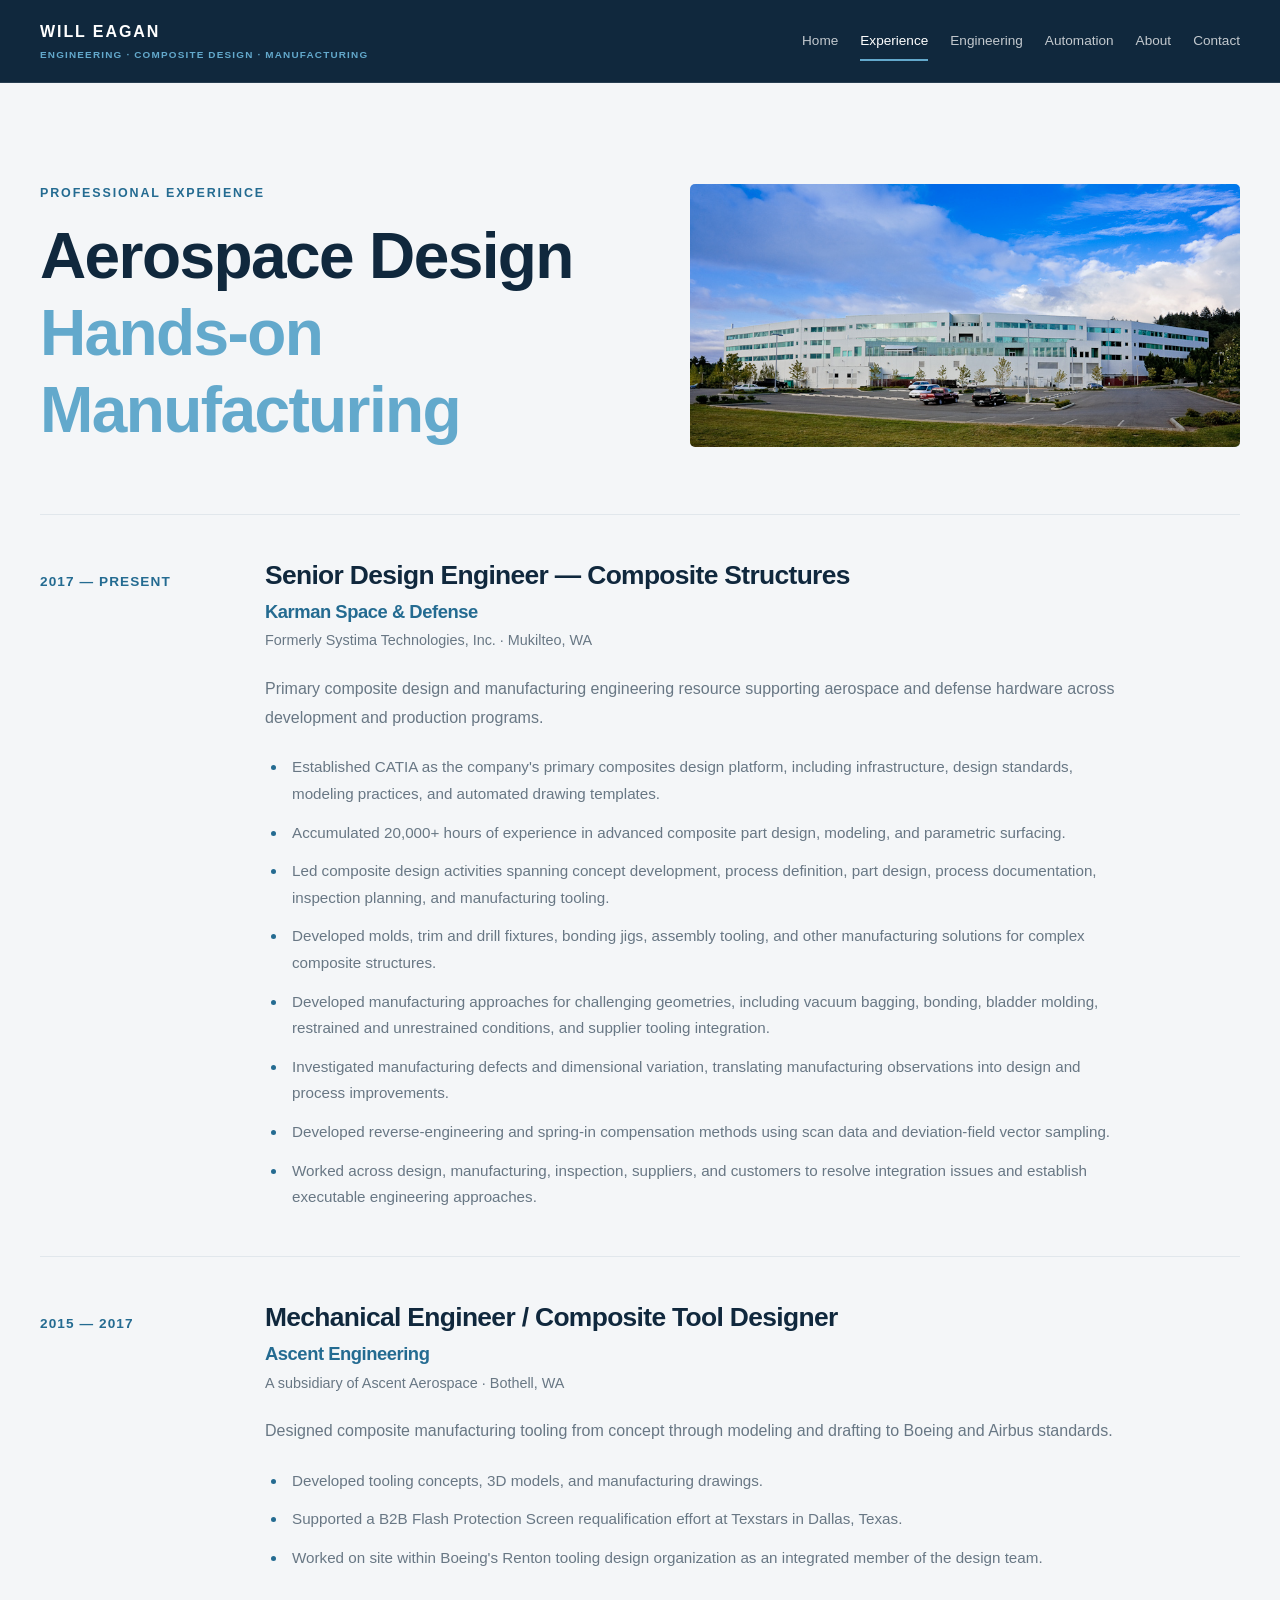
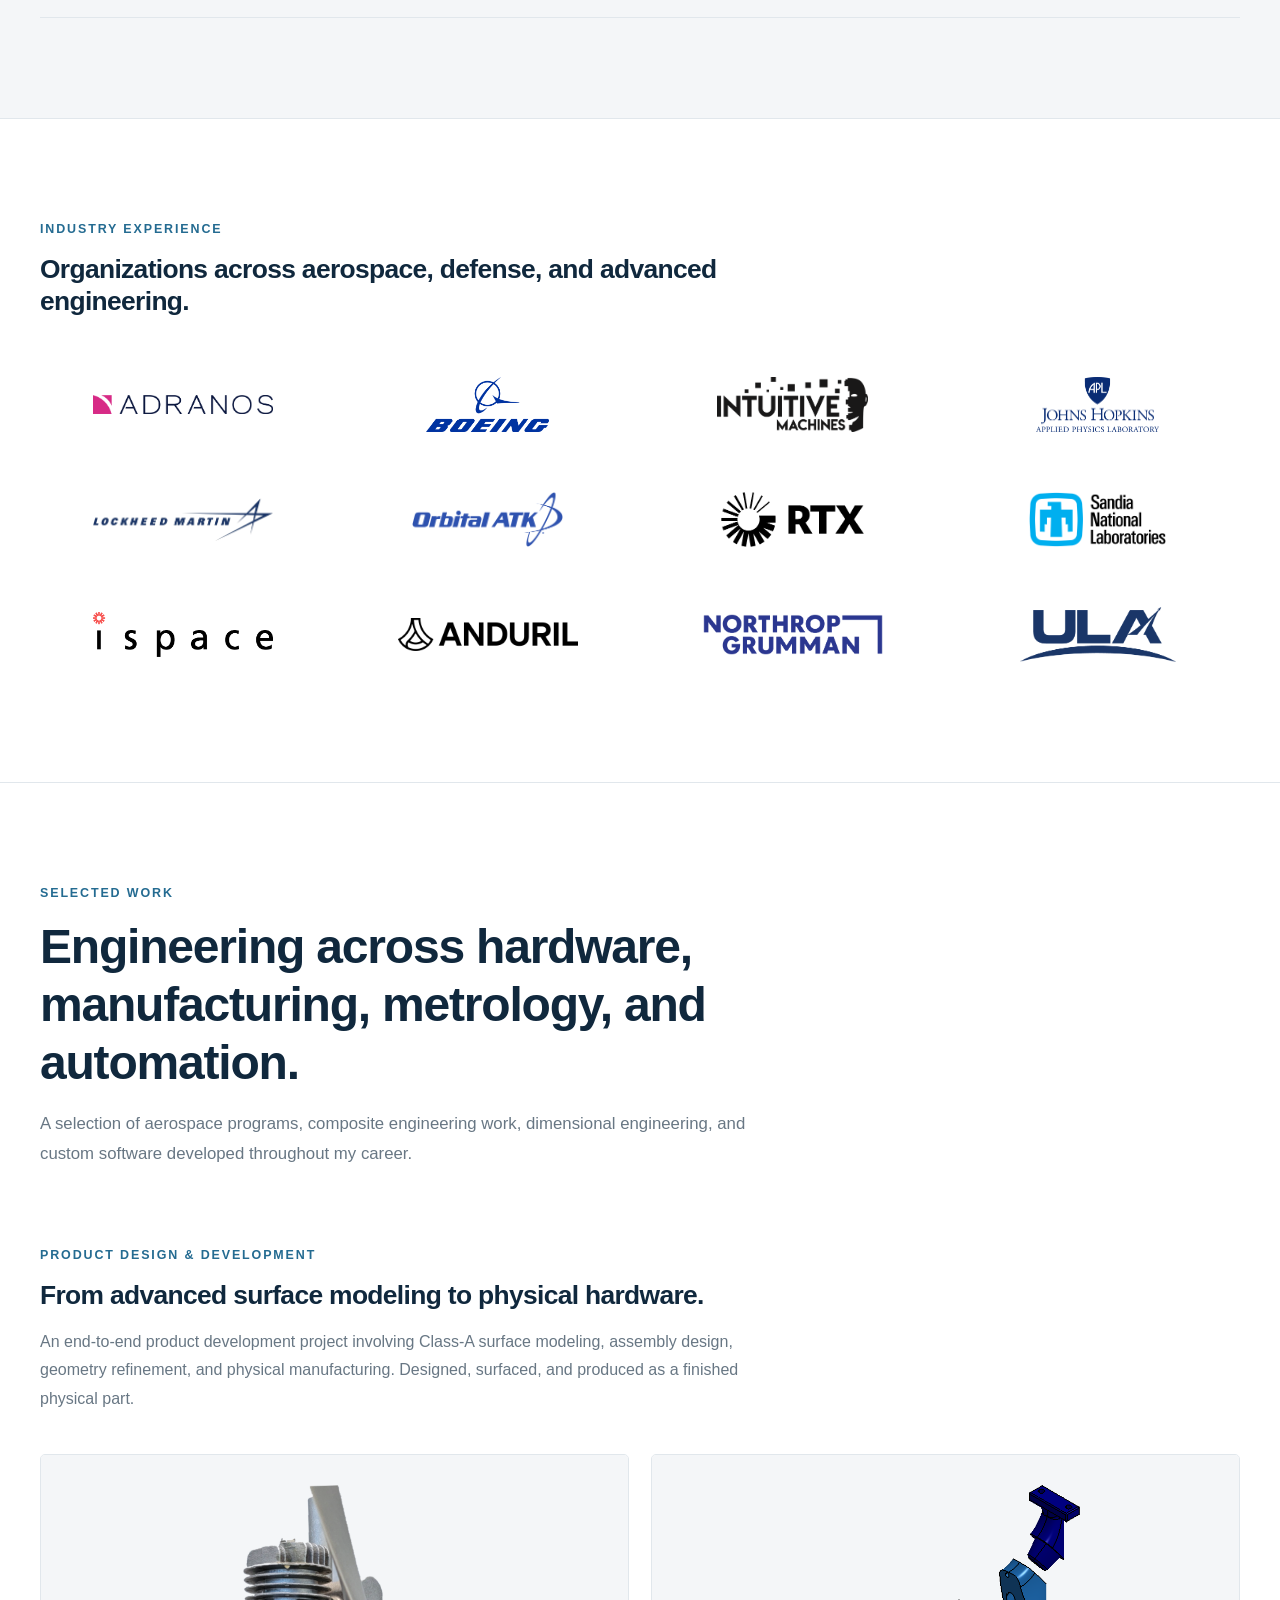
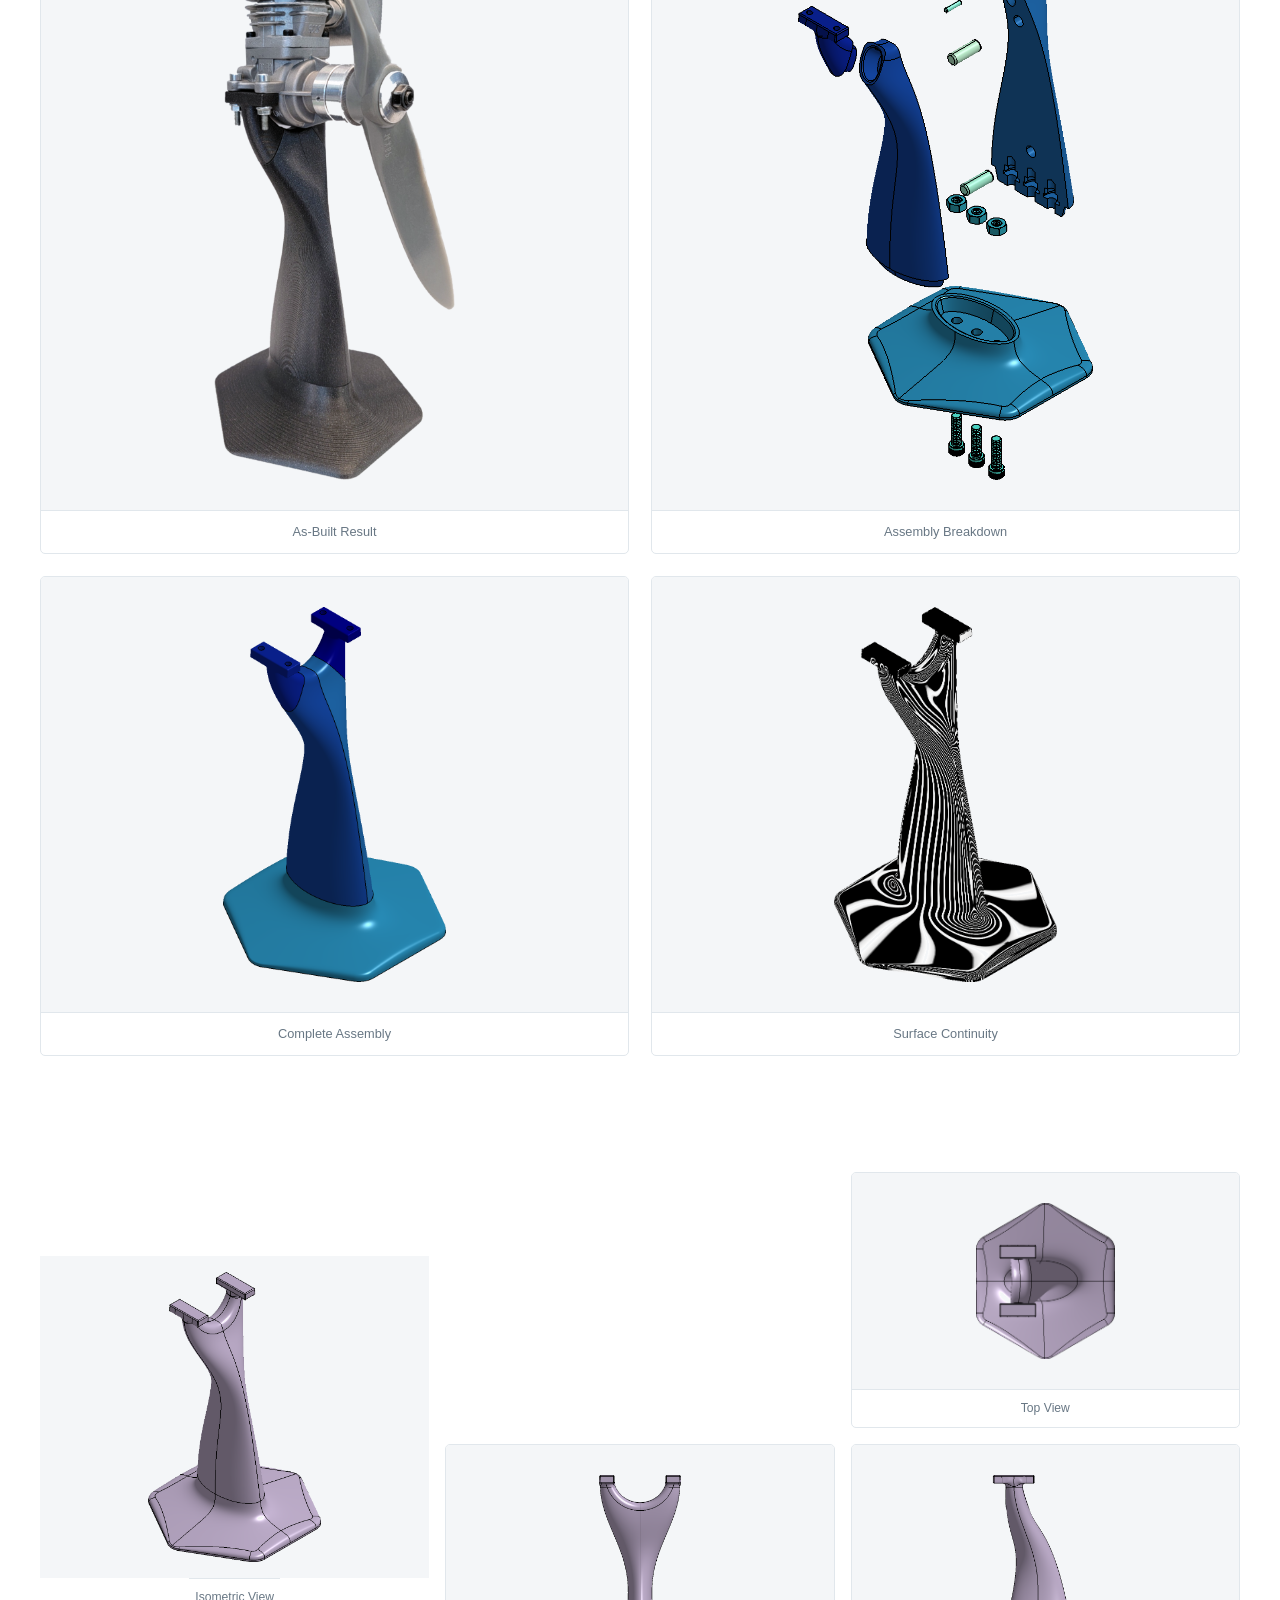
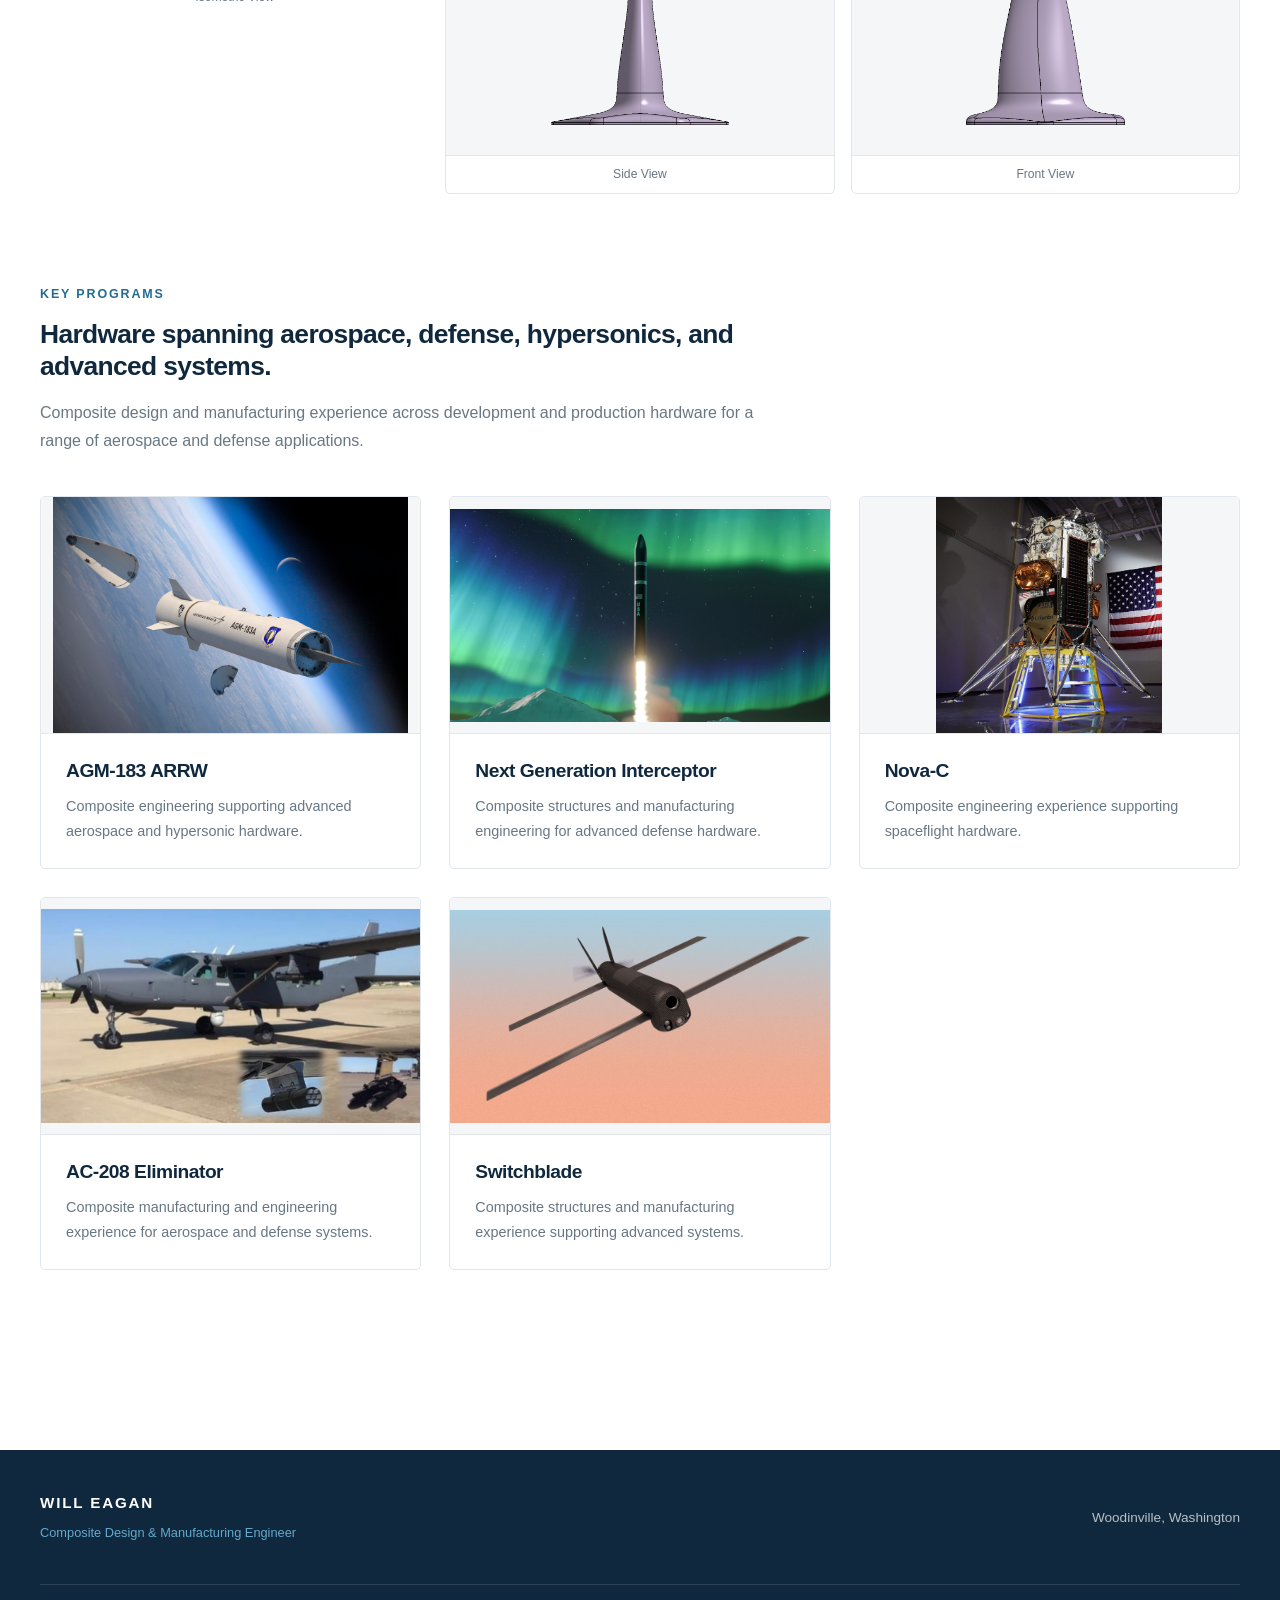
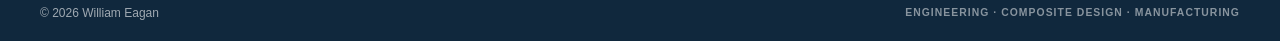
<file: pages/experience.html>
<!DOCTYPE html>
<html lang="en">

<head>
    <meta charset="UTF-8">
    <meta name="viewport" content="width=device-width, initial-scale=1.0">

    <meta name="description"
          content="William Eagan's professional experience in aerospace composite design, manufacturing engineering, tooling, and dimensional engineering.">

    <title>Experience | William Eagan</title>

    <!-- Global Styles -->
    <link rel="stylesheet" href="/css/style.css">

    <!-- Shared Components -->
    <link rel="stylesheet" href="/css/components/header.css">
    <link rel="stylesheet" href="/css/components/footer.css">

    <!-- Page Styles -->
    <link rel="stylesheet" href="/css/pages/experience.css">
</head>

<body>

    <div id="site-header"></div>

    <main id="top">

        <!-- =========================
    Professional Experience
    ========================= -->
        <section class="experience section section-light">

            <div class="experience__container">

                <div class="experience__heading">

                    <div class="experience__heading-content">
                        <p class="section-label">PROFESSIONAL EXPERIENCE</p>

                        <h1>
                            Aerospace Design 
                            <span>Hands-on Manufacturing</span>
                        </h1>
                    </div>

                    <div class="experience__heading-logo">
                        <img src="/Resources/HPTC.png"
                             alt="HPTC logo"
                             loading="lazy">
                    </div>

                </div>


                <!-- Karman Space & Defense -->
                <article class="experience-item">

                    <div class="experience-item__meta">
                        <span>2017 — PRESENT</span>
                    </div>

                    <div class="experience-item__content">

                        <h2>
                            Senior Design Engineer —
                            Composite Structures
                        </h2>

                        <h3>Karman Space & Defense</h3>

                        <p class="experience-item__location">
                            Formerly Systima Technologies, Inc. · Mukilteo, WA
                        </p>

                        <p>
                            Primary composite design and manufacturing
                            engineering resource supporting aerospace and
                            defense hardware across development and production
                            programs.
                        </p>

                        <ul>
                            <li>
                                Established CATIA as the company's primary
                                composites design platform, including
                                infrastructure, design standards, modeling
                                practices, and automated drawing templates.
                            </li>

                            <li>
                                Accumulated 20,000+ hours of experience in
                                advanced composite part design, modeling,
                                and parametric surfacing.
                            </li>

                            <li>
                                Led composite design activities spanning
                                concept development, process definition,
                                part design, process documentation,
                                inspection planning, and manufacturing
                                tooling.
                            </li>

                            <li>
                                Developed molds, trim and drill fixtures,
                                bonding jigs, assembly tooling, and other
                                manufacturing solutions for complex
                                composite structures.
                            </li>

                            <li>
                                Developed manufacturing approaches for
                                challenging geometries, including vacuum
                                bagging, bonding, bladder molding,
                                restrained and unrestrained conditions,
                                and supplier tooling integration.
                            </li>

                            <li>
                                Investigated manufacturing defects and
                                dimensional variation, translating
                                manufacturing observations into design and
                                process improvements.
                            </li>

                            <li>
                                Developed reverse-engineering and spring-in
                                compensation methods using scan data and
                                deviation-field vector sampling.
                            </li>

                            <li>
                                Worked across design, manufacturing,
                                inspection, suppliers, and customers to
                                resolve integration issues and establish
                                executable engineering approaches.
                            </li>
                        </ul>

                    </div>

                </article>


                <!-- Ascent Engineering -->
                <article class="experience-item">

                    <div class="experience-item__meta">
                        <span>2015 — 2017</span>
                    </div>

                    <div class="experience-item__content">

                        <h2>
                            Mechanical Engineer / Composite Tool Designer
                        </h2>

                        <h3>Ascent Engineering</h3>

                        <p class="experience-item__location">
                            A subsidiary of Ascent Aerospace · Bothell, WA
                        </p>

                        <p>
                            Designed composite manufacturing tooling from
                            concept through modeling and drafting to Boeing
                            and Airbus standards.
                        </p>

                        <ul>
                            <li>
                                Developed tooling concepts, 3D models,
                                and manufacturing drawings.
                            </li>

                            <li>
                                Supported a B2B Flash Protection Screen
                                requalification effort at Texstars in
                                Dallas, Texas.
                            </li>

                            <li>
                                Worked on site within Boeing's Renton
                                tooling design organization as an integrated
                                member of the design team.
                            </li>
                        </ul>

                    </div>

                </article>

            </div>

        </section>


        <!-- =========================
    Selected Industry Experience
    ========================= -->
        <section class="experience-clients section">

            <div class="experience-clients__container">

                <div class="experience-clients__heading">
                    <p class="section-label">INDUSTRY EXPERIENCE</p>

                    <h2>
                        Organizations across aerospace,
                        defense, and advanced engineering.
                    </h2>
                </div>

                <div class="experience-clients__grid">

                    <div class="experience-clients__logo">
                        <img src="/Resources/CustomerLogos/Adranos.png"
                             alt="Adranos"
                             loading="lazy">
                    </div>

                    <div class="experience-clients__logo">
                        <img src="/Resources/CustomerLogos/Boeing-Logo.png"
                             alt="Boeing"
                             loading="lazy">
                    </div>

                    <div class="experience-clients__logo">
                        <img src="/Resources/CustomerLogos/IM_Logo.png"
                             alt="Intuitive Machines"
                             loading="lazy">
                    </div>

                    <div class="experience-clients__logo">
                        <img src="/Resources/CustomerLogos/JHU_APL_logo.png"
                             alt="Johns Hopkins Applied Physics Laboratory"
                             loading="lazy">
                    </div>

                    <div class="experience-clients__logo">
                        <img src="/Resources/CustomerLogos/Lockheed_Martin.png"
                             alt="Lockheed Martin"
                             loading="lazy">
                    </div>

                    <div class="experience-clients__logo">
                        <img src="/Resources/CustomerLogos/Orbital_ATK.png"
                             alt="Orbital ATK"
                             loading="lazy">
                    </div>

                    <div class="experience-clients__logo">
                        <img src="/Resources/CustomerLogos/RTX.png"
                             alt="RTX"
                             loading="lazy">
                    </div>

                    <div class="experience-clients__logo">
                        <img src="/Resources/CustomerLogos/Sandia_National_Laboratories.png"
                             alt="Sandia National Laboratories"
                             loading="lazy">
                    </div>

                    <div class="experience-clients__logo">
                        <img src="/Resources/CustomerLogos/Ispace_Logo.png"
                             alt="ispace"
                             loading="lazy">
                    </div>

                    <div class="experience-clients__logo">
                        <img src="/Resources/CustomerLogos/Anduril_Logo.png"
                             alt="Anduril"
                             loading="lazy">
                    </div>

                    <div class="experience-clients__logo">
                        <img src="/Resources/CustomerLogos/NorthropGrumman_Logo.png"
                             alt="Northrop Grumman"
                             loading="lazy">
                    </div>

                    <div class="experience-clients__logo">
                        <img src="/Resources/CustomerLogos/UnitedLaunchAlliance_Logo.png"
                             alt="United Launch Alliance"
                             loading="lazy">
                    </div>

                </div>

            </div>

        </section>


        <!-- =========================
    Selected Work
    ========================= -->
        <section class="experience-work section">

            <div class="experience-work__container">

                <div class="experience-work__heading">

                    <p class="section-label">SELECTED WORK</p>

                    <h2>
                        Engineering across hardware, manufacturing,
                        metrology, and automation.
                    </h2>

                    <p>
                        A selection of aerospace programs, composite engineering
                        work, dimensional engineering, and custom software
                        developed throughout my career.
                    </p>

                </div>


                <!-- =========================
            Product Design & Development
            ========================= -->
                <div class="portfolio-group trophy-showcase">

                    <div class="portfolio-group__heading">

                        <p class="section-label">PRODUCT DESIGN & DEVELOPMENT</p>

                        <h3>
                            From advanced surface modeling to physical hardware.
                        </h3>

                        <p>
                            An end-to-end product development project involving
                            Class-A surface modeling, assembly design, geometry
                            refinement, and physical manufacturing. Designed,
                            surfaced, and produced as a finished physical part.
                        </p>

                    </div>


                    <div class="trophy-gallery">

                        <!-- Primary Images: 2 x 2 -->

                        <figure class="trophy-gallery__hero">
                            <img src="/Resources/Motor_Stand/PrintedResult.png"
                                 alt="Finished trophy design showing smooth Class-A surfaces"
                                 loading="lazy">
                            <figcaption>As-Built Result</figcaption>
                        </figure>

                        <figure class="trophy-gallery__exploded">
                            <img src="/Resources/Motor_Stand/Assy-Exploded.png"
                                 alt="Exploded trophy assembly"
                                 loading="lazy">
                            <figcaption>Assembly Breakdown</figcaption>
                        </figure>

                        <figure class="trophy-gallery__assembly">
                            <img src="/Resources/Motor_Stand/Assy.png"
                                 alt="Trophy assembly in CAD"
                                 loading="lazy">
                            <figcaption>Complete Assembly</figcaption>
                        </figure>

                        <figure class="trophy-gallery__continuity">
                            <img src="/Resources/Motor_Stand/Iso-Zebra.png"
                                 alt="Zebra stripe surface analysis"
                                 loading="lazy">
                            <figcaption>Surface Continuity</figcaption>
                        </figure>


                        <!-- Technical Views: Custom Grid Layout -->

                        <div class="trophy-gallery__orthographic">

                            <figure class="trophy-gallery__side">
                                <img src="/Resources/Motor_Stand/3V-Back.png"
                                     alt="Side orthographic design view"
                                     loading="lazy">
                                <figcaption>Side View</figcaption>
                            </figure>

                            <figure class="trophy-gallery__front">
                                <img src="/Resources/Motor_Stand/3V-Side.png"
                                     alt="Front orthographic design view"
                                     loading="lazy">
                                <figcaption>Front View</figcaption>
                            </figure>

                            <figure class="trophy-gallery__top">
                                <img src="/Resources/Motor_Stand/3V-Top.png"
                                     alt="Top orthographic design view"
                                     loading="lazy">
                                <figcaption>Top View</figcaption>
                            </figure>

                            <figure class="trophy-gallery__isometric">
                                <img src="/Resources/Motor_Stand/Iso-Edges.png"
                                     alt="Trophy isometric design view"
                                     loading="lazy">
                                <figcaption>Isometric View</figcaption>
                            </figure>

                        </div>

                    </div>


                </div>


                <!-- =========================
            Aerospace Programs
            ========================= -->
                <div class="portfolio-group">

                    <div class="portfolio-group__heading">

                        <p class="section-label">KEY PROGRAMS</p>

                        <h3>
                            Hardware spanning aerospace, defense,
                            hypersonics, and advanced systems.
                        </h3>

                        <p>
                            Composite design and manufacturing experience
                            across development and production hardware for
                            a range of aerospace and defense applications.
                        </p>

                    </div>


                    <div class="program-grid">

                        <article class="program-card">

                            <div class="program-card__media">
                                <img src="/Resources/Programs/Lockheed_ARRW_Hypersonic.png"
                                     alt="Lockheed Martin ARRW hypersonic program"
                                     loading="lazy">
                            </div>

                            <div class="program-card__content">
                                <h3>AGM-183 ARRW</h3>

                                <p>
                                    Composite engineering supporting advanced
                                    aerospace and hypersonic hardware.
                                </p>
                            </div>

                        </article>


                        <article class="program-card">

                            <div class="program-card__media">
                                <img src="/Resources/Programs/LMC NGI.png"
                                     alt="Lockheed Martin Next Generation Interceptor program"
                                     loading="lazy">
                            </div>

                            <div class="program-card__content">
                                <h3>Next Generation Interceptor</h3>

                                <p>
                                    Composite structures and manufacturing
                                    engineering for advanced defense hardware.
                                </p>
                            </div>

                        </article>


                        <article class="program-card">

                            <div class="program-card__media">
                                <img src="/Resources/Programs/IM_NovaC.png"
                                     alt="IM Nova-C program"
                                     loading="lazy">
                            </div>

                            <div class="program-card__content">
                                <h3>Nova-C</h3>

                                <p>
                                    Composite engineering experience supporting
                                    spaceflight hardware.
                                </p>
                            </div>

                        </article>


                        <article class="program-card">

                            <div class="program-card__media">
                                <img src="/Resources/Programs/AC-208-Eliminator-Orbital-ATK.png"
                                     alt="Orbital ATK AC-208 Eliminator program"
                                     loading="lazy">
                            </div>

                            <div class="program-card__content">
                                <h3>AC-208 Eliminator</h3>

                                <p>
                                    Composite manufacturing and engineering
                                    experience for aerospace and defense systems.
                                </p>
                            </div>

                        </article>


                        <article class="program-card">

                            <div class="program-card__media">
                                <img src="/Resources/Programs/Switchblade.png"
                                     alt="Switchblade program"
                                     loading="lazy">
                            </div>

                            <div class="program-card__content">
                                <h3>Switchblade</h3>

                                <p>
                                    Composite structures and manufacturing
                                    experience supporting advanced systems.
                                </p>
                            </div>

                        </article>

                    </div>

                </div>

            </div>

        </section>

    </main>

    <div id="site-footer"></div>

    <!-- JavaScript -->
    <script type="module" src="/js/components.js"></script>

</body>

</html>
</file>
<file: css/style.css>
/* =========================================================
   DESIGN TOKENS
   Centralized colors, spacing, and layout values
========================================================= */

:root {
    /* Colors */
    --color-navy: #10283D;
    --color-navy-light: #193B55;
    --color-blue: #246B91;
    --color-blue-light: #63A9CC;
    --color-text: #263746;
    --color-text-muted: #687784;
    --color-background: #FFFFFF;
    --color-background-alt: #F4F6F8;
    --color-border: #E1E7EC;
    /* Typography */
    --font-body: -apple-system, BlinkMacSystemFont, "Segoe UI", Roboto, Helvetica, Arial, sans-serif;
    --font-size-small: 0.875rem;
    --font-size-body: 1rem;
    --font-size-large: 1.2rem;
    /* Layout */
    --content-width: 1200px;
    --content-width-narrow: 850px;
    --page-padding: 32px;
    --section-spacing: 100px;
    /* Appearance */
    --border-radius: 5px;
    --transition: 0.2s ease;
}


/* =========================================================
   RESET / BASE
========================================================= */

*,
*::before,
*::after {
    box-sizing: border-box;
}

html {
    scroll-behavior: smooth;
    scroll-padding-top: 90px;
}

body {
    min-height: 100vh;
    margin: 0;
    display: flex;
    flex-direction: column;
    font-family: var(--font-body);
    font-size: var(--font-size-body);
    line-height: 1.7;
    color: var(--color-text);
    background: var(--color-background);
}

main {
    flex: 1;
}

img {
    display: block;
    max-width: 100%;
}

a {
    color: inherit;
    text-decoration: none;
}

button,
input,
textarea,
select {
    font: inherit;
}

p {
    margin-top: 0;
}


/* =========================================================
   TYPOGRAPHY
========================================================= */

h1,
h2,
h3,
h4,
h5,
h6 {
    margin-top: 0;
    color: var(--color-navy);
    line-height: 1.2;
    font-weight: 650;
    letter-spacing: -0.025em;
}

h1 {
    font-size: clamp(2.8rem, 6vw, 5rem);
}

h2 {
    font-size: clamp(2rem, 4vw, 3rem);
}

h3 {
    font-size: 1.4rem;
}

h4 {
    font-size: 1.1rem;
}

p {
    color: var(--color-text-muted);
}


/* =========================================================
   GLOBAL LAYOUT
========================================================= */

.container {
    width: min( 100% - (var(--page-padding) * 2), var(--content-width) );
    margin-inline: auto;
}

.container-narrow {
    width: min( 100% - (var(--page-padding) * 2), var(--content-width-narrow) );
    margin-inline: auto;
}

.section {
    padding-block: var(--section-spacing);
}

.section-light {
    background: var(--color-background-alt);
}

.section-dark {
    color: #FFFFFF;
    background: var(--color-navy);
}

    .section-dark h1,
    .section-dark h2,
    .section-dark h3,
    .section-dark h4 {
        color: #FFFFFF;
    }

    .section-dark p {
        color: rgba(255, 255, 255, 0.75);
    }


/* =========================================================
   SHARED SECTION ELEMENTS
========================================================= */

.section-label {
    margin-bottom: 14px;
    color: var(--color-blue);
    font-size: 0.78rem;
    font-weight: 700;
    letter-spacing: 0.15em;
    text-transform: uppercase;
}

.section-dark .section-label {
    color: var(--color-blue-light);
}

.section-heading {
    max-width: 760px;
    margin-bottom: 55px;
}

    .section-heading h2 {
        margin-bottom: 18px;
    }


/* =========================================================
   ACCESSIBILITY
========================================================= */

:focus-visible {
    outline: 3px solid var(--color-blue-light);
    outline-offset: 4px;
}

.skip-link {
    position: absolute;
    top: -100px;
    left: 20px;
    z-index: 2000;
    padding: 12px 18px;
    color: white;
    background: var(--color-navy);
}

    .skip-link:focus {
        top: 20px;
    }


/* =========================================================
   RESPONSIVE
========================================================= */

@media (max-width: 768px) {

    :root {
        --page-padding: 22px;
        --section-spacing: 75px;
    }
}

@media (max-width: 450px) {

    :root {
        --page-padding: 18px;
        --section-spacing: 60px;
    }
}
</file>
<file: css/components/header.css>
/* =========================================================
   SITE HEADER
========================================================= */

.site-header {
    position: sticky;
    top: 0;
    z-index: 1000;
    background: var(--color-navy);
    border-bottom: 1px solid rgba(255, 255, 255, 0.1);
}

.navbar {
    min-height: 82px;
    display: flex;
    align-items: center;
    justify-content: space-between;
    gap: 24px;
}


/* =========================================================
   BRAND
========================================================= */

.site-brand {
    display: flex;
    flex-direction: column;
    min-width: 0;
    flex-shrink: 1;
    gap: 2px;
}

.brand-name {
    color: #FFFFFF;
    font-size: 1rem;
    font-weight: 750;
    letter-spacing: 0.12em;
}

.brand-subtitle {
    color: var(--color-blue-light);
    font-size: 0.62rem;
    font-weight: 600;
    letter-spacing: 0.12em;
}


/* =========================================================
   DESKTOP NAVIGATION
========================================================= */

.nav-links {
    display: flex;
    align-items: center;
    justify-content: flex-end;
    flex-wrap: wrap;
    gap: 12px 22px;
}

    .nav-links a {
        color: rgba(255, 255, 255, 0.75);
        font-size: 0.85rem;
        font-weight: 500;
        white-space: nowrap;
        transition: color var(--transition);
    }

        .nav-links a:hover,
        .nav-links a[aria-current="page"] {
            color: #FFFFFF;
        }

        .nav-links a[aria-current="page"] {
            position: relative;
        }

        .nav-links a[aria-current="page"]::after {
            content: "";
            position: absolute;
            left: 0;
            right: 0;
            bottom: -8px;
            height: 2px;
            background: var(--color-blue-light);
        }

    .nav-links .nav-contact {
        padding: 9px 17px;
        color: #FFFFFF;
        background: var(--color-blue);
        border-radius: var(--border-radius);
    }

        .nav-links .nav-contact:hover {
            background: var(--color-navy-light);
        }


/* =========================================================
   MOBILE MENU BUTTON
========================================================= */

.nav-toggle {
    display: none;
    width: 42px;
    height: 42px;
    padding: 9px;
    flex-direction: column;
    justify-content: center;
    gap: 6px;
    border: 1px solid rgba(255, 255, 255, 0.2);
    border-radius: var(--border-radius);
    background: transparent;
    cursor: pointer;
}

    .nav-toggle span {
        display: block;
        width: 100%;
        height: 2px;
        background: #FFFFFF;
        border-radius: 2px;
    }



/* =========================================================
   RESPONSIVE NAVIGATION
========================================================= */

@media (max-width: 950px) {

    .navbar {
        min-height: 72px;
    }

    .nav-toggle {
        display: flex;
        width: 42px;
        height: 42px;
        padding: 9px;
        flex-shrink: 0;
        flex-direction: column;
        justify-content: center;
        gap: 6px;
        border: 1px solid rgba(255, 255, 255, 0.2);
        border-radius: var(--border-radius);
        background: transparent;
        cursor: pointer;
    }

    .nav-links {
        display: none;
        position: absolute;
        top: 100%;
        left: 0;
        right: 0;
        flex-direction: column;
        align-items: stretch;
        gap: 0;
        padding: 12px var(--page-padding);
        background: var(--color-navy);
        border-top: 1px solid rgba(255, 255, 255, 0.1);
        border-bottom: 1px solid rgba(255, 255, 255, 0.1);
    }

        .nav-links.is-open {
            display: flex;
        }

        .nav-links a {
            padding: 13px 0;
        }

            /* Active Page Indicator */

            .nav-links a[aria-current="page"] {
                position: relative;
                padding-left: 12px;
                color: #FFFFFF;
            }

                .nav-links a[aria-current="page"]::after {
                    left: 0;
                    right: auto;
                    bottom: 50%;
                    width: 3px;
                    height: 18px;
                    transform: translateY(50%);
                    background: var(--color-blue-light);
                }
}
</file>
<file: css/components/footer.css>
/* =========================================================
   SITE FOOTER
========================================================= */

.site-footer {
    background: var(--color-navy);
    color: #FFFFFF;
    margin-top: 80px;
}


/* =========================================================
   FOOTER MAIN
========================================================= */

.footer-main {
    display: flex;
    align-items: center;
    justify-content: space-between;
    gap: 30px;
    padding-top: 40px;
    padding-bottom: 40px;
}

.footer-brand {
    display: flex;
    flex-direction: column;
    gap: 6px;
}

.footer-name {
    font-size: 0.95rem;
    font-weight: 750;
    letter-spacing: 0.12em;
}

.footer-subtitle {
    color: var(--color-blue-light);
    font-size: 0.8rem;
}

.footer-location {
    color: rgba(255, 255, 255, 0.7);
    font-size: 0.85rem;
}


/* =========================================================
   FOOTER BOTTOM
========================================================= */

.footer-bottom {
    display: flex;
    align-items: center;
    justify-content: space-between;
    gap: 20px;
    padding-top: 18px;
    padding-bottom: 18px;
    border-top: 1px solid rgba(255, 255, 255, 0.12);
}

.footer-copyright {
    color: rgba(255, 255, 255, 0.6);
    font-size: 0.75rem;
}

.footer-tagline {
    color: rgba(255, 255, 255, 0.5);
    font-size: 0.65rem;
    font-weight: 600;
    letter-spacing: 0.1em;
}


/* =========================================================
   RESPONSIVE FOOTER
========================================================= */

@media (max-width: 600px) {

    .footer-main {
        flex-direction: column;
        align-items: flex-start;
        gap: 20px;
        padding-top: 32px;
        padding-bottom: 32px;
    }

    .footer-bottom {
        flex-direction: column;
        align-items: flex-start;
        gap: 10px;
    }
}
</file>
<file: css/pages/about.css>
/* =========================================================
   ABOUT PAGE
========================================================= */


/* #region PAGE INTRODUCTION
========================================================= */

.about-intro {
    padding: 100px var(--page-padding);
    background-color: var(--color-navy);
    color: #FFFFFF;
}

.about-intro__container {
    display: grid;
    grid-template-columns: 1.1fr 0.9fr;
    align-items: center;
    gap: 65px;
    width: 100%;
    max-width: var(--content-width);
    margin-inline: auto;
}


/* Introduction Content */

.about-intro__content {
    min-width: 0;
}

.about-intro__eyebrow {
    margin-bottom: 20px;
    color: var(--color-blue-light);
    font-size: 0.85rem;
    font-weight: 700;
    letter-spacing: 0.12em;
}

.about-intro__title {
    max-width: 900px;
    margin-bottom: 28px;
    color: #FFFFFF;
    font-size: clamp(2.5rem, 5vw, 4.5rem);
    line-height: 1.12;
}

    .about-intro__title span {
        color: var(--color-blue-light);
    }

.about-intro__description {
    max-width: 800px;
    margin-bottom: 20px;
    color: rgba(255, 255, 255, 0.82);
    font-size: 1.05rem;
    line-height: 1.8;
}

.about-intro__description--secondary {
    margin-bottom: 0;
    color: rgba(255, 255, 255, 0.68);
    font-size: 1rem;
}


/* Introduction Image */

.about-intro__image {
    width: 100%;
    min-width: 0;
    overflow: hidden;
    border-radius: var(--border-radius);
}

    .about-intro__image img {
        display: block;
        width: 100%;
        height: 550px;
        object-fit: contain;
        object-position: center;
        border-radius: var(--border-radius);
    }

/* #endregion PAGE INTRODUCTION */


/* #region EDUCATION
========================================================= */

.about-education {
    background-color: var(--color-background-alt);
}

.about-education__container {
    width: min(100% - (var(--page-padding) * 2), var(--content-width));
    margin-inline: auto;
}


/* Main Layout */

.about-education__main {
    display: grid;
    grid-template-columns: minmax(0, 1fr) 280px;
    align-items: start;
    gap: 55px;
}


/* University Details */

.about-education__details {
    max-width: none;
}

    .about-education__details > .section-label {
        margin-bottom: 22px;
    }


/* Logo and University Information */

.about-education__identity {
    display: grid;
    grid-template-columns: 210px minmax(0, 1fr);
    align-items: start;
    gap: 35px;
}

.about-education__logo-wrapper {
    display: flex;
    align-items: flex-start;
    justify-content: center;
    width: 210px;
}

.about-education__logo {
    display: block;
    width: 210px;
    height: 170px;
    object-fit: contain;
    object-position: top center;
}

.about-education__information h2 {
    margin-bottom: 14px;
    font-size: clamp(1.9rem, 3vw, 2.6rem);
    line-height: 1.2;
}

.about-education__degree {
    margin-bottom: 12px;
    color: var(--color-navy);
    font-size: 1.25rem;
    font-weight: 700;
    line-height: 1.5;
}

.about-education__accreditation {
    margin-bottom: 0;
    color: var(--color-text-muted);
    font-size: 0.95rem;
    line-height: 1.7;
}


/* Academic Highlights */

.about-education__highlights {
    display: grid;
    grid-template-columns: repeat(2, minmax(0, 1fr));
    align-content: start;
    gap: 12px;
}

.about-education__highlight {
    display: flex;
    flex-direction: column;
    justify-content: center;
    gap: 4px;
    min-height: 85px;
    padding: 12px 15px;
    background-color: #FFFFFF;
    border: 1px solid var(--color-border);
    border-radius: var(--border-radius);
}

    .about-education__highlight strong {
        color: var(--color-navy);
        font-size: 1.1rem;
        line-height: 1.3;
    }

    .about-education__highlight span {
        color: var(--color-text-muted);
        font-size: 0.75rem;
        line-height: 1.4;
    }


/* Activities */

.about-education__activities {
    margin-top: 30px;
    margin-bottom: 0;
    padding-top: 22px;
    border-top: 1px solid var(--color-border);
    font-size: 0.95rem;
}

/* #endregion EDUCATION */


/* #region TECHNICAL CAPABILITIES
========================================================= */

.about-capabilities {
    padding-inline: var(--page-padding);
}

.about-capabilities__container {
    width: 100%;
    max-width: var(--content-width);
    margin-inline: auto;
}

.about-capabilities .section-heading {
    max-width: 800px;
}

    .about-capabilities .section-heading h2 {
        color: #FFFFFF;
    }

.about-capabilities__grid {
    display: grid;
    grid-template-columns: repeat(2, minmax(0, 1fr));
    gap: 24px;
}

/* #endregion TECHNICAL CAPABILITIES */


/* #region CAPABILITY CARDS
========================================================= */

.about-capability-card {
    display: flex;
    flex-direction: column;
    align-items: flex-start;
    padding: 35px;
    background-color: var(--color-navy-light);
    border: 1px solid rgba(255, 255, 255, 0.12);
    border-radius: var(--border-radius);
    transition: transform var(--transition), background-color var(--transition);
}

    .about-capability-card:hover {
        transform: translateY(-3px);
        background-color: #20445F;
    }


/* Capability Icons */

.about-capability-card__icon {
    width: 42px;
    height: 42px;
    object-fit: contain;
    margin-bottom: 20px;
}


/* Capability Headings */

.about-capability-card h3 {
    margin-bottom: 16px;
    color: #FFFFFF;
    font-size: 1.4rem;
}

.about-capability-card > p {
    margin-bottom: 25px;
    color: rgba(255, 255, 255, 0.75);
    font-size: 0.95rem;
    line-height: 1.8;
}


/* Capability Tags */

.about-capability-card__tags {
    display: flex;
    flex-wrap: wrap;
    gap: 8px;
    margin-top: auto;
}

    .about-capability-card__tags span {
        padding: 5px 10px;
        background-color: rgba(255, 255, 255, 0.08);
        border: 1px solid rgba(255, 255, 255, 0.15);
        border-radius: 3px;
        color: rgba(255, 255, 255, 0.85);
        font-size: 0.75rem;
        font-weight: 600;
    }

/* #endregion CAPABILITY CARDS */


/* #region CLOSING SECTION
========================================================= */

.about-closing {
    padding: 85px var(--page-padding);
    background-color: var(--color-background-alt);
}

.about-closing__container {
    width: 100%;
    max-width: 850px;
    margin-inline: auto;
    text-align: center;
}

    .about-closing__container .section-label {
        margin-bottom: 16px;
    }

    .about-closing__container h2 {
        margin-bottom: 20px;
    }

    .about-closing__container > p:not(.section-label) {
        max-width: 680px;
        margin: 0 auto 30px;
        font-size: 1.05rem;
        line-height: 1.8;
    }

.about-closing__button {
    display: inline-flex;
    align-items: center;
    justify-content: center;
    padding: 14px 28px;
    background-color: var(--color-navy);
    border: 1px solid var(--color-navy);
    border-radius: var(--border-radius);
    color: #FFFFFF;
    font-weight: 600;
    text-decoration: none;
    transition: background-color var(--transition), color var(--transition);
}

    .about-closing__button:hover {
        background-color: transparent;
        color: var(--color-navy);
    }

/* #endregion CLOSING SECTION */


/* #region RESPONSIVE LAYOUT
========================================================= */


/* #region TABLET RESPONSIVE */

@media (max-width: 1000px) {
    
    .about-intro__container {
        grid-template-columns: 1fr 0.85fr;
        gap: 35px;
    }

    .about-intro__image img {
        height: 350px;
    }

    .about-education__main {
        grid-template-columns: minmax(0, 1fr) auto;
        gap: 30px;
    }

    .about-education__details {
        grid-column: 1;
    }

    .about-education__logo {
        grid-column: 2;
        grid-row: 1;
    }

    .about-education__highlights {
        grid-column: 1 / -1;
    }
}

/* #endregion TABLET RESPONSIVE */


/* #region MOBILE RESPONSIVE */

@media (max-width: 650px) {

    /* Introduction */

    .about-intro {
        padding-block: 70px;
    }

    .about-intro__container {
        grid-template-columns: 1fr;
        gap: 30px;
    }

    .about-intro__title {
        font-size: 2.5rem;
    }

    .about-intro__description {
        font-size: 1rem;
    }

    .about-intro__image img {
        height: 280px;
    }


    /* Education */

    .about-education__main {
        grid-template-columns: 1fr;
        align-items: start;
        gap: 28px;
    }

    .about-education__details {
        grid-column: 1;
    }


    /* Logo and University Information */

    .about-education__identity {
        grid-template-columns: 1fr;
        gap: 18px;
    }

    .about-education__logo-wrapper {
        width: 100%;
        min-height: 0;
        justify-content: flex-start;
    }

    .about-education__logo {
        width: 100%;
        max-width: 280px;
        height: 150px;
        max-height: 150px;
        padding: 0;
        object-fit: contain;
        object-position: left center;
    }

    .about-education__information h2 {
        font-size: 1.6rem;
    }

    .about-education__degree {
        font-size: 1.05rem;
    }

    .about-education__accreditation {
        font-size: 0.9rem;
    }


    /* Academic Highlights */

    .about-education__highlights {
        grid-column: 1;
        grid-template-columns: repeat(2, minmax(0, 1fr));
        gap: 10px;
    }

    .about-education__highlight {
        min-height: 80px;
        padding: 13px;
    }

        .about-education__highlight strong {
            font-size: 1.1rem;
        }


    /* Capabilities */

    .about-capabilities__grid,
    .about-toolkit__grid {
        grid-template-columns: 1fr;
        gap: 20px;
    }

    .about-capability-card {
        padding: 26px;
    }

    .about-skill-group {
        padding: 24px;
    }


    /* Closing */

    .about-closing {
        padding-block: 65px;
    }

    .about-closing__container h2 {
        font-size: 2rem;
    }
}

/* #endregion MOBILE RESPONSIVE */

/* #endregion RESPONSIVE LAYOUT */
</file>
<file: css/pages/automation.css>
/* =========================================================
   AUTOMATION PAGE
========================================================= */


/* #region PAGE INTRODUCTION
========================================================= */

.automation-intro {
    padding: 100px var(--page-padding);
    background-color: var(--color-navy);
    color: #FFFFFF;
}

.automation-intro__container {
    display: grid;
    grid-template-columns: 0.9fr 1.1fr;
    align-items: center;
    gap: 65px;
    width: 100%;
    max-width: var(--content-width);
    margin-inline: auto;
}


/* #region INTRODUCTION CONTENT */

.automation-intro__content {
    min-width: 0;
}

.automation-intro__eyebrow {
    margin-bottom: 20px;
    color: var(--color-blue-light);
    font-size: 0.85rem;
    font-weight: 700;
    letter-spacing: 0.12em;
}

.automation-intro__title {
    max-width: 900px;
    margin-bottom: 28px;
    color: #FFFFFF;
    font-size: clamp(2.5rem, 5vw, 4.5rem);
    line-height: 1.12;
}

    .automation-intro__title span {
        color: var(--color-blue-light);
    }

.automation-intro__description {
    max-width: 760px;
    margin-bottom: 0;
    color: rgba(255, 255, 255, 0.78);
    font-size: 1.15rem;
    line-height: 1.8;
}

.automation-intro__supporting {
    margin-top: 18px;
}

/* #endregion INTRODUCTION CONTENT */


/* #region INTRODUCTION IMAGE */

.automation-intro__image {
    width: 100%;
    min-width: 0;
    overflow: hidden;
    border-radius: var(--border-radius);
}

    .automation-intro__image img {
        display: block;
        width: 100%;
        height: auto;
        object-fit: contain;
        border-radius: var(--border-radius);
    }

/* #endregion INTRODUCTION IMAGE */


/* #region RESPONSIVE */

@media (max-width: 1000px) {

    .automation-intro__container {
        grid-template-columns: 1fr;
        gap: 40px;
    }
}


@media (max-width: 650px) {

    .automation-intro {
        padding-block: 70px;
    }

    .automation-intro__title {
        font-size: 2.5rem;
    }

    .automation-intro__description {
        font-size: 1rem;
    }
}

/* #endregion RESPONSIVE */

/* #endregion PAGE INTRODUCTION */


/* #region AUTOMATION CAPABILITIES
========================================================= */

.automation-capabilities {
    background-color: var(--color-background-alt);
}

.automation-capabilities__container {
    width: min(100% - (var(--page-padding) * 2), var(--content-width));
    margin-inline: auto;
}


/* #region SECTION HEADING */

.automation-capabilities__heading {
    max-width: 800px;
    margin-bottom: 55px;
}

    .automation-capabilities__heading h2 {
        margin-bottom: 20px;
    }

    .automation-capabilities__heading > p:last-child {
        max-width: 720px;
        margin-bottom: 0;
        font-size: 1.05rem;
        line-height: 1.8;
    }

/* #endregion SECTION HEADING */


/* #region CAPABILITY GRID */

.automation-capabilities__grid {
    display: grid;
    grid-template-columns: repeat(3, minmax(0, 1fr));
    gap: 1px;
    background-color: var(--color-border);
    border: 1px solid var(--color-border);
}


/* Individual Capabilities */

.automation-capability {
    padding: 32px;
    background-color: #FFFFFF;
}

.automation-capability__number {
    display: block;
    margin-bottom: 20px;
    color: var(--color-blue);
    font-size: 0.8rem;
    font-weight: 700;
    letter-spacing: 0.12em;
}

.automation-capability h3 {
    margin-bottom: 14px;
    font-size: 1.3rem;
}

.automation-capability p {
    margin-bottom: 0;
    font-size: 0.95rem;
    line-height: 1.8;
}

/* #endregion CAPABILITY GRID */


/* #region RESPONSIVE */

@media (max-width: 1000px) {

    .automation-capabilities__grid {
        grid-template-columns: repeat(2, minmax(0, 1fr));
    }
}


@media (max-width: 650px) {

    .automation-capabilities__heading {
        margin-bottom: 36px;
    }

    .automation-capabilities__grid {
        grid-template-columns: 1fr;
    }

    .automation-capability {
        padding: 26px;
    }
}

/* #endregion RESPONSIVE */

/* #endregion AUTOMATION CAPABILITIES */


/* #region AUTOMATION ARCHITECTURE
========================================================= */

.automation-architecture {
    background-color: var(--color-background);
}

.automation-architecture__container {
    display: grid;
    grid-template-columns: 1fr 1fr;
    align-items: center;
    gap: 65px;
    width: min(100% - (var(--page-padding) * 2), var(--content-width));
    margin-inline: auto;
}


/* #region ARCHITECTURE CONTENT */

.automation-architecture__content {
    min-width: 0;
    max-width: 800px;
}

    .automation-architecture__content h2 {
        margin-bottom: 24px;
    }

        .automation-architecture__content h2 span {
            color: var(--color-blue);
        }

    .automation-architecture__content > p:not(.section-label) {
        max-width: 760px;
        font-size: 1.05rem;
        line-height: 1.8;
    }

/* #endregion ARCHITECTURE CONTENT */


/* #region ARCHITECTURE IMAGE */

.automation-architecture__image {
    width: 100%;
    min-width: 0;
    padding: 12px;
    background-color: #FFFFFF;
    border: 1px solid var(--color-border);
    border-radius: var(--border-radius);
    box-shadow: 0 12px 30px rgba(16, 40, 61, 0.07);
}

    .automation-architecture__image img {
        display: block;
        width: 100%;
        height: auto;
        object-fit: contain;
        border-radius: calc(var(--border-radius) * 0.6);
    }

/* #endregion ARCHITECTURE IMAGE */


/* #region RESPONSIVE */

@media (max-width: 1000px) {

    .automation-architecture__container {
        grid-template-columns: 1fr;
        gap: 40px;
    }

    .automation-architecture__content {
        max-width: 800px;
    }
}


@media (max-width: 650px) {

    .automation-architecture__container {
        gap: 30px;
    }

    .automation-architecture__content h2 {
        font-size: 2.2rem;
    }

    .automation-architecture__content > p:not(.section-label) {
        font-size: 1rem;
    }

    .automation-architecture__image {
        padding: 8px;
    }
}

/* #endregion RESPONSIVE */

/* #endregion AUTOMATION ARCHITECTURE */


/* #region AUTOMATION PROJECTS
========================================================= */

.automation-projects {
    background-color: var(--color-background-alt);
}

.automation-projects__container {
    width: min(100% - (var(--page-padding) * 2), var(--content-width));
    margin-inline: auto;
}


/* #region SECTION HEADING */

.automation-projects__heading {
    max-width: 800px;
    margin-bottom: 55px;
}

    .automation-projects__heading h2 {
        margin-bottom: 18px;
    }

    .automation-projects__heading > p:last-child {
        max-width: 720px;
        margin-bottom: 0;
        font-size: 1.05rem;
        line-height: 1.8;
    }

/* #endregion SECTION HEADING */


/* #region PROJECT GRID */

.automation-projects__grid {
    display: grid;
    grid-template-columns: repeat(3, minmax(0, 1fr));
    gap: 32px;
}

/* #endregion PROJECT GRID */


/* #region INDIVIDUAL PROJECT CARDS */

.automation-project {
    display: flex;
    flex-direction: column;
    min-width: 0;
    overflow: hidden;
    background-color: #FFFFFF;
    border: 1px solid var(--color-border);
    border-radius: var(--border-radius);
    transition: transform var(--transition), box-shadow var(--transition);
}

    .automation-project:hover {
        transform: translateY(-4px);
        box-shadow: 0 12px 30px rgba(16, 40, 61, 0.10);
    }


/* Project Media */

.automation-project__media {
    display: flex;
    align-items: center;
    justify-content: center;
    width: 100%;
    aspect-ratio: 16 / 10;
    padding: 10px;
    overflow: hidden;
    background-color: var(--color-background);
    border-bottom: 1px solid var(--color-border);
}

    .automation-project__media img {
        display: block;
        width: 100%;
        height: 100%;
        object-fit: contain;
    }


/* Project Content */

.automation-project__content {
    display: flex;
    flex-direction: column;
    align-items: flex-start;
    flex: 1;
    padding: 28px;
}

.automation-project__number {
    margin-bottom: 12px;
    color: var(--color-blue);
    font-size: 0.8rem;
    font-weight: 700;
    letter-spacing: 0.12em;
}

.automation-project__content h3 {
    margin-bottom: 14px;
    color: var(--color-navy);
    font-size: 1.35rem;
}

.automation-project__content > p:not(.automation-project__number) {
    margin-bottom: 24px;
    font-size: 0.95rem;
    line-height: 1.75;
}


/* Technology Tags */

.automation-project__tags {
    display: flex;
    flex-wrap: wrap;
    gap: 8px;
    margin-top: auto;
}

    .automation-project__tags span {
        display: inline-block;
        padding: 5px 10px;
        background-color: var(--color-background-alt);
        border: 1px solid var(--color-border);
        border-radius: 3px;
        color: var(--color-text-muted);
        font-size: 0.75rem;
        font-weight: 600;
    }

/* #endregion INDIVIDUAL PROJECT CARDS */


/* #region RESPONSIVE */

@media (max-width: 1000px) {

    .automation-projects__grid {
        grid-template-columns: repeat(2, minmax(0, 1fr));
        gap: 24px;
    }
}


@media (max-width: 650px) {

    .automation-projects__grid {
        grid-template-columns: 1fr;
        gap: 24px;
    }

    .automation-projects__heading {
        margin-bottom: 36px;
    }

    .automation-project__content {
        padding: 24px;
    }
}

/* #endregion RESPONSIVE */

/* #endregion AUTOMATION PROJECTS */


/* #region CLOSING SECTION
========================================================= */

.automation-closing {
    padding: 85px var(--page-padding);
    background-color: var(--color-background);
}

.automation-closing__container {
    width: 100%;
    max-width: 850px;
    margin-inline: auto;
    text-align: center;
}


    /* #region CLOSING CONTENT */

    .automation-closing__container .section-label {
        margin-bottom: 16px;
    }

    .automation-closing__container h2 {
        margin-bottom: 20px;
    }

    .automation-closing__container > p:not(.section-label) {
        max-width: 680px;
        margin: 0 auto 30px;
        font-size: 1.05rem;
        line-height: 1.8;
    }

/* #endregion CLOSING CONTENT */


/* #region CLOSING BUTTON */

.automation-closing__button {
    display: inline-flex;
    align-items: center;
    justify-content: center;
    padding: 14px 28px;
    background-color: var(--color-navy);
    border: 1px solid var(--color-navy);
    border-radius: var(--border-radius);
    color: #FFFFFF;
    font-weight: 600;
    text-decoration: none;
    transition: background-color var(--transition), color var(--transition);
}

    .automation-closing__button:hover {
        background-color: transparent;
        color: var(--color-navy);
    }

/* #endregion CLOSING BUTTON */


/* #region RESPONSIVE */

@media (max-width: 650px) {

    .automation-closing {
        padding-block: 65px;
    }

    .automation-closing__container h2 {
        font-size: 2rem;
    }
}

/* #endregion RESPONSIVE */

/* #endregion CLOSING SECTION */
</file>
<file: css/pages/contact.css>
/* =========================================================
   CONTACT PAGE
========================================================= */


/* #region CONTACT SECTION
========================================================= */

.contact-section {
    min-height: 500px;
}

    .contact-section h1 {
        margin-bottom: 20px;
    }

.contact-intro {
    max-width: 600px;
    margin-bottom: 55px;
}

/* #endregion CONTACT SECTION */


/* #region CONTACT DETAILS
========================================================= */

.contact-details {
    display: grid;
    grid-template-columns: repeat(2, minmax(0, 1fr));
    gap: 40px 60px;
    max-width: 850px;
}

.contact-item {
    padding-top: 20px;
    border-top: 1px solid var(--color-border);
}

    .contact-item h2 {
        margin-bottom: 10px;
        color: var(--color-blue);
        font-size: 0.75rem;
        font-weight: 700;
        letter-spacing: 0.12em;
    }

    .contact-item p,
    .contact-item a {
        margin-bottom: 0;
        color: var(--color-text);
        font-size: 1rem;
    }

    .contact-item a {
        transition: color var(--transition);
    }

        .contact-item a:hover {
            color: var(--color-blue);
        }

/* #endregion CONTACT DETAILS */


/* #region RESPONSIVE
========================================================= */

@media (max-width: 600px) {

    .contact-details {
        grid-template-columns: 1fr;
        gap: 30px;
    }
}

/* #endregion RESPONSIVE */
</file>
<file: css/pages/engineering.css>
/* =========================================================
   ENGINEERING PAGE
========================================================= */


/* #region ENGINEERING INTRODUCTION
========================================================= */

.engineering-intro {
    padding: 100px var(--page-padding);
    background-color: var(--color-navy);
    color: #FFFFFF;
}

.engineering-intro__container {
    display: grid;
    grid-template-columns: 1.1fr 0.9fr;
    align-items: center;
    gap: 65px;
    width: 100%;
    max-width: var(--content-width);
    margin-inline: auto;
}


/* #region INTRODUCTION CONTENT */

.engineering-intro__content {
    min-width: 0;
}

.engineering-intro__eyebrow {
    margin-bottom: 20px;
    color: var(--color-blue-light);
    font-size: 0.85rem;
    font-weight: 700;
    letter-spacing: 0.12em;
    text-transform: uppercase;
}

.engineering-intro__title {
    max-width: 700px;
    margin-bottom: 28px;
    color: #FFFFFF;
    font-size: clamp(2.5rem, 5vw, 4.5rem);
    line-height: 1.12;
}

    .engineering-intro__title span {
        color: var(--color-blue-light);
    }

.engineering-intro__description {
    max-width: 650px;
    margin-bottom: 0;
    color: rgba(255, 255, 255, 0.78);
    font-size: 1.15rem;
    line-height: 1.8;
}

/* #endregion INTRODUCTION CONTENT */


/* #region INTRODUCTION IMAGE */

.engineering-intro__image {
    width: 100%;
    min-width: 0;
    overflow: hidden;
    border-radius: var(--border-radius);
}

    .engineering-intro__image img {
        display: block;
        width: 100%;
        height: 380px;
        object-fit: cover;
        object-position: center;
    }

/* #endregion INTRODUCTION IMAGE */


/* #region RESPONSIVE */

@media (max-width: 900px) {

    .engineering-intro__container {
        grid-template-columns: 1fr 0.85fr;
        gap: 35px;
    }

    .engineering-intro__image img {
        height: 300px;
    }
}


@media (max-width: 650px) {

    .engineering-intro {
        padding-block: 70px;
    }

    .engineering-intro__container {
        grid-template-columns: 1fr;
        gap: 35px;
    }

    .engineering-intro__title {
        font-size: 2.5rem;
    }

    .engineering-intro__description {
        font-size: 1rem;
    }

    .engineering-intro__image img {
        height: 240px;
    }
}

/* #endregion RESPONSIVE */

/* #endregion ENGINEERING INTRODUCTION */


/* #region TECHNICAL CAPABILITIES
========================================================= */

.engineering-capabilities {
    background-color: var(--color-background-alt);
}

.engineering-capabilities__container {
    width: min(100% - (var(--page-padding) * 2), var(--content-width));
    margin-inline: auto;
}


/* #region SECTION HEADING */

.engineering-capabilities__heading {
    max-width: 800px;
    margin-bottom: 55px;
}

    .engineering-capabilities__heading h2 {
        margin-bottom: 20px;
    }

    .engineering-capabilities__heading > p:last-child {
        max-width: 720px;
        margin-bottom: 0;
        font-size: 1.05rem;
        line-height: 1.8;
    }

/* #endregion SECTION HEADING */


/* #region CAPABILITY GRID */

.engineering-capabilities__grid {
    display: grid;
    grid-template-columns: repeat(2, minmax(0, 1fr));
    gap: 1px;
    background-color: var(--color-border);
    border: 1px solid var(--color-border);
}


/* Individual Capabilities */

.engineering-capability {
    display: flex;
    flex-direction: column;
    align-items: flex-start;
    min-width: 0;
    padding: 36px;
    background-color: #FFFFFF;
}

.engineering-capability__number {
    display: block;
    margin-bottom: 20px;
    color: var(--color-blue);
    font-size: 0.8rem;
    font-weight: 700;
    letter-spacing: 0.12em;
}

.engineering-capability h3 {
    margin-bottom: 14px;
    font-size: 1.35rem;
}

.engineering-capability > p {
    margin-bottom: 24px;
    font-size: 0.95rem;
    line-height: 1.8;
}

/* #endregion CAPABILITY GRID */


/* #region CAPABILITY TAGS */

.engineering-capability__tags {
    display: flex;
    flex-wrap: wrap;
    gap: 8px;
    margin-top: auto;
}

    .engineering-capability__tags span {
        display: inline-block;
        padding: 5px 10px;
        background-color: var(--color-background-alt);
        border: 1px solid var(--color-border);
        border-radius: 3px;
        color: var(--color-text-muted);
        font-size: 0.75rem;
        font-weight: 600;
    }

/* #endregion CAPABILITY TAGS */


/* #region RESPONSIVE */

@media (max-width: 650px) {

    .engineering-capabilities__heading {
        margin-bottom: 36px;
    }

    .engineering-capabilities__grid {
        grid-template-columns: 1fr;
    }

    .engineering-capability {
        padding: 28px;
    }
}

/* #endregion RESPONSIVE */

/* #endregion TECHNICAL CAPABILITIES */


/* #region ENGINEERING APPROACH
========================================================= */

.engineering-approach {
    background-color: var(--color-background);
}

.engineering-approach__container {
    width: min(100% - (var(--page-padding) * 2), var(--content-width));
    margin-inline: auto;
}


/* #region APPROACH INTRODUCTION */

.engineering-approach__intro {
    display: grid;
    grid-template-columns: minmax(0, 1fr) minmax(0, 0.9fr);
    align-items: center;
    gap: 65px;
    margin-bottom: 75px;
}

.engineering-approach__heading {
    min-width: 0;
}

    .engineering-approach__heading h2 {
        max-width: 520px;
        margin-bottom: 25px;
    }

.engineering-approach__description {
    max-width: 600px;
}

    .engineering-approach__description p {
        margin-bottom: 18px;
        font-size: 1.05rem;
        line-height: 1.85;
    }

        .engineering-approach__description p:last-child {
            margin-bottom: 0;
        }

/* #endregion APPROACH INTRODUCTION */


/* #region COMPOSITE LAYUP IMAGE */

.engineering-approach__image {
    width: 100%;
    height: 420px;
    overflow: hidden;
    border-radius: var(--border-radius);
    background-color: var(--color-background-alt);
}

    .engineering-approach__image img {
        display: block;
        width: 100%;
        height: 100%;
        object-fit: cover;
        object-position: center;
    }

/* #endregion COMPOSITE LAYUP IMAGE */


/* #region ENGINEERING PROCESS */

.engineering-process {
    display: grid;
    grid-template-columns: repeat(5, minmax(0, 1fr));
    border-top: 1px solid var(--color-border);
    border-bottom: 1px solid var(--color-border);
}

.engineering-process__step {
    position: relative;
    min-width: 0;
    padding: 32px 24px;
    border-right: 1px solid var(--color-border);
}

    .engineering-process__step:first-child {
        padding-left: 0;
    }

    .engineering-process__step:last-child {
        padding-right: 0;
        border-right: none;
    }

.engineering-process__number {
    display: block;
    margin-bottom: 22px;
    color: var(--color-blue);
    font-size: 0.85rem;
    font-weight: 700;
    letter-spacing: 0.12em;
}

.engineering-process__step h3 {
    margin-bottom: 12px;
    font-size: 1.2rem;
}

.engineering-process__step p {
    margin-bottom: 0;
    font-size: 0.9rem;
    line-height: 1.7;
}

/* #endregion ENGINEERING PROCESS */


/* #region RESPONSIVE */

@media (max-width: 1000px) {

    /* Engineering Approach */

    .engineering-approach__intro {
        grid-template-columns: minmax(0, 1fr) minmax(0, 0.85fr);
        gap: 35px;
    }

    .engineering-approach__image {
        height: 350px;
    }


    /* Engineering Process */

    .engineering-process {
        grid-template-columns: repeat(3, minmax(0, 1fr));
    }

    .engineering-process__step {
        padding: 28px;
        border-bottom: 1px solid var(--color-border);
    }

        .engineering-process__step:first-child {
            padding-left: 28px;
        }

        .engineering-process__step:last-child {
            padding-right: 28px;
        }

        .engineering-process__step:nth-child(3) {
            border-right: none;
        }

        .engineering-process__step:nth-child(4),
        .engineering-process__step:nth-child(5) {
            border-bottom: none;
        }
}


@media (max-width: 650px) {

    .engineering-approach__intro {
        grid-template-columns: 1fr;
        gap: 30px;
        margin-bottom: 45px;
    }

    .engineering-approach__heading h2 {
        max-width: 100%;
    }

    .engineering-approach__description p {
        font-size: 1rem;
    }

    .engineering-approach__image {
        height: 280px;
    }


    /* Engineering Process */

    .engineering-process {
        grid-template-columns: 1fr;
    }

    .engineering-process__step,
    .engineering-process__step:first-child,
    .engineering-process__step:last-child {
        padding: 26px 0;
        border-right: none;
        border-bottom: 1px solid var(--color-border);
    }

        .engineering-process__step:last-child {
            border-bottom: none;
        }

    .engineering-process__number {
        margin-bottom: 12px;
    }
}

/* #endregion RESPONSIVE */

/* #endregion ENGINEERING APPROACH */


/* #region ENGINEERING SOFTWARE
========================================================= */

.engineering-software {
    background-color: var(--color-background);
}

.engineering-software__container {
    width: min(100% - (var(--page-padding) * 2), var(--content-width));
    margin-inline: auto;
}


/* #region SECTION HEADING */

.engineering-software__heading {
    max-width: 800px;
    margin-bottom: 65px;
}

    .engineering-software__heading h2 {
        margin-bottom: 18px;
    }

    .engineering-software__heading > p:last-child {
        max-width: 700px;
        margin-bottom: 0;
        font-size: 1.05rem;
        line-height: 1.8;
    }

/* #endregion SECTION HEADING */


/* #region DISCIPLINE GROUPS */

.engineering-software__discipline {
    margin-bottom: 55px;
}

    .engineering-software__discipline:last-child {
        margin-bottom: 0;
    }


/* Discipline Heading */

.engineering-software__discipline-heading {
    display: flex;
    align-items: flex-start;
    gap: 20px;
    margin-bottom: 25px;
}

.engineering-software__number {
    display: flex;
    align-items: center;
    justify-content: center;
    flex-shrink: 0;
    width: 38px;
    height: 38px;
    background-color: var(--color-navy);
    border-radius: 4px;
    color: #FFFFFF;
    font-size: 0.8rem;
    font-weight: 700;
}

.engineering-software__discipline-heading h3 {
    margin-bottom: 6px;
    font-size: 1.3rem;
}

.engineering-software__discipline-heading p {
    margin-bottom: 0;
    color: var(--color-text-muted);
    font-size: 0.9rem;
    line-height: 1.6;
}

/* #endregion DISCIPLINE GROUPS */


/* #region SOFTWARE LOGO GRID */

.engineering-software__grid {
    display: grid;
    grid-template-columns: repeat(4, minmax(0, 1fr));
    gap: 20px;
}

.engineering-software__grid--three {
    grid-template-columns: repeat(3, minmax(0, 1fr));
}


/* Individual Logo Cards */

.engineering-software__item {
    display: flex;
    flex-direction: column;
    align-items: center;
    justify-content: center;
    gap: 12px;
    min-width: 0;
    min-height: 165px;
    padding: 25px;
    background-color: #FFFFFF;
    border: 1px solid var(--color-border);
    border-radius: var(--border-radius);
    transition: transform var(--transition), box-shadow var(--transition);
}

    .engineering-software__item:hover {
        transform: translateY(-3px);
        box-shadow: 0 10px 25px rgba(16, 40, 61, 0.08);
    }


    /* Logo Image Normalization */

    .engineering-software__item img {
        display: block;
        width: 100%;
        max-width: 190px;
        height: 75px;
        object-fit: contain;
        object-position: center;
    }


    /* Larger Logos Without Captions */

    .engineering-software__item:not(:has(span)) img {
        height: 105px;
        max-width: 100%;
    }


    /* Optional Logo Captions */

    .engineering-software__item span {
        display: block;
        margin: 0;
        color: var(--color-text);
        font-size: 0.85rem;
        font-weight: 600;
        line-height: 1.3;
        text-align: center;
    }

/* #endregion SOFTWARE LOGO GRID */


/* #region RESPONSIVE */

@media (max-width: 900px) {

    .engineering-software__grid {
        grid-template-columns: repeat(2, minmax(0, 1fr));
    }

    .engineering-software__grid--three {
        grid-template-columns: repeat(3, minmax(0, 1fr));
    }
}


@media (max-width: 650px) {

    .engineering-software__heading {
        margin-bottom: 35px;
    }

    .engineering-software__discipline {
        margin-bottom: 40px;
    }

    .engineering-software__discipline-heading {
        gap: 14px;
        margin-bottom: 20px;
    }

        .engineering-software__discipline-heading h3 {
            font-size: 1.15rem;
        }

    .engineering-software__grid,
    .engineering-software__grid--three {
        grid-template-columns: repeat(2, minmax(0, 1fr));
        gap: 14px;
    }

    .engineering-software__item {
        min-height: 125px;
        padding: 18px;
        gap: 10px;
    }

        .engineering-software__item img {
            height: 60px;
        }

        .engineering-software__item span {
            font-size: 0.78rem;
        }
}

/* #endregion RESPONSIVE */

/* #endregion ENGINEERING SOFTWARE */


/* #region TECHNICAL TOOLKIT
========================================================= */

.engineering-toolkit {
    background-color: var(--color-background-alt);
}

.engineering-toolkit__container {
    width: min(100% - (var(--page-padding) * 2), var(--content-width));
    margin-inline: auto;
}


/* #region SECTION HEADING */

.engineering-toolkit__heading {
    max-width: 800px;
    margin-bottom: 55px;
}

    .engineering-toolkit__heading h2 {
        margin-bottom: 0;
    }

/* #endregion SECTION HEADING */


/* #region TECHNICAL SKILLS GRID
========================================================= */

.engineering-toolkit__grid {
    display: grid;
    grid-template-columns: repeat(2, minmax(0, 1fr));
    gap: 24px;
}


/* Individual Skill Groups */

.engineering-skill-group {
    padding: 30px;
    background-color: #FFFFFF;
    border: 1px solid var(--color-border);
    border-radius: var(--border-radius);
}


/* Skill Group Icons */

.engineering-skill-group__icon {
    display: block;
    width: 450px;
    height: 250px;
    object-fit: contain;
    margin: 0 auto 22px;
}


/* Skill Group Headings */

.engineering-skill-group h3 {
    margin-bottom: 16px;
    font-size: 1.25rem;
    text-align: center;
}


/* Skill Group Descriptions */

.engineering-skill-group p {
    margin-bottom: 0;
    font-size: 0.95rem;
    line-height: 1.9;
}

/* #endregion TECHNICAL SKILLS GRID */


/* #region RESPONSIVE */

@media (max-width: 650px) {

    .engineering-toolkit__heading {
        margin-bottom: 36px;
    }

    .engineering-toolkit__grid {
        grid-template-columns: 1fr;
        gap: 16px;
    }

    .engineering-skill-group {
        padding: 26px;
    }
}

/* #endregion RESPONSIVE */

/* #endregion TECHNICAL TOOLKIT */
</file>
<file: css/pages/experience.css>
css
/* =========================================================
   EXPERIENCE PAGE
========================================================= */

/* #region PROFESSIONAL EXPERIENCE
========================================================= */
.experience {
	background-color: var(--color-background-alt);
}

.experience__container {
	width: min(100% - (var(--page-padding) * 2), var(--content-width));
	margin-inline: auto;
}

/* #region EXPERIENCE HEADING */

.experience__heading {
	display: grid;
	grid-template-columns: minmax(0, 1fr) minmax(0, 1.1fr);
	align-items: center;
	gap: 45px;
	margin-bottom: 65px;
}

.experience__heading-content {
	min-width: 0;
}

	.experience__heading-content h1 {
		max-width: 650px;
		margin-bottom: 0;
		font-size: clamp(2.4rem, 5vw, 4rem);
	}

	.experience__heading-content span {
		color: var(--color-blue-light);
	}
/* HPTC Logo */

.experience__heading-logo {
	display: flex;
	align-items: center;
	justify-content: flex-end;
	min-width: 0;
}

	.experience__heading-logo img {
		display: block;
		width: 100%;
		max-width: 550px;
		height: auto;
		object-fit: contain;
		border-radius: var(--border-radius);
	}

/* #endregion EXPERIENCE HEADING */


/* #region EXPERIENCE ITEMS */

.experience-item {
	display: grid;
	grid-template-columns: 180px minmax(0, 1fr);
	gap: 45px;
	padding-block: 45px;
	border-top: 1px solid var(--color-border);
}

	.experience-item:last-child {
		border-bottom: 1px solid var(--color-border);
	}


/* Employment Dates */

.experience-item__meta {
	padding-top: 7px;
}

	.experience-item__meta span {
		display: inline-block;
		color: var(--color-blue);
		font-size: 0.85rem;
		font-weight: 700;
		letter-spacing: 0.08em;
	}


/* Employment Details */

.experience-item__content {
	max-width: 850px;
}

	.experience-item__content h2 {
		margin-bottom: 10px;
		font-size: 1.65rem;
	}

	.experience-item__content h3 {
		margin-bottom: 5px;
		color: var(--color-blue);
		font-size: 1.15rem;
		font-weight: 650;
	}

.experience-item__location {
	margin-bottom: 22px;
	color: var(--color-text-muted);
	font-size: 0.9rem;
}

.experience-item__content > p:not(.experience-item__location) {
	margin-bottom: 22px;
	font-size: 1rem;
	line-height: 1.8;
}


/* Accomplishments */

.experience-item__content ul {
	display: flex;
	flex-direction: column;
	gap: 12px;
	margin: 0;
	padding-left: 22px;
}

.experience-item__content li {
	padding-left: 5px;
	color: var(--color-text-muted);
	font-size: 0.95rem;
	line-height: 1.75;
}

	.experience-item__content li::marker {
		color: var(--color-blue);
	}

/* #endregion EXPERIENCE ITEMS */


/* #region RESPONSIVE */

@media (max-width: 1000px) {

	.experience-item {
		grid-template-columns: 145px minmax(0, 1fr);
		gap: 30px;
	}
}

@media (max-width: 650px) {

	.experience__heading {
		grid-template-columns: 1fr;
		gap: 28px;
		margin-bottom: 40px;
	}

	.experience__heading-logo {
		justify-content: flex-start;
		width: 100%;
	}

		.experience__heading-logo img {
			width: 100%;
			max-width: 420px;
			height: auto;
		}


	.experience-item {
		grid-template-columns: 1fr;
		gap: 12px;
		padding-block: 32px;
	}

	.experience-item__meta {
		padding-top: 0;
	}

	.experience-item__content h2 {
		font-size: 1.4rem;
	}
}

/* #endregion RESPONSIVE */

/* #endregion PROFESSIONAL EXPERIENCE */


/* #region INDUSTRY EXPERIENCE / CUSTOMER LOGOS
========================================================= */

.experience-clients {
	background-color: #FFFFFF;
	border-top: 1px solid var(--color-border);
	border-bottom: 1px solid var(--color-border);
}

.experience-clients__container {
	width: min(100% - (var(--page-padding) * 2), var(--content-width));
	margin-inline: auto;
}

.experience-clients__heading {
	max-width: 800px;
	margin-bottom: 40px;
}

	.experience-clients__heading h2 {
		margin-bottom: 0;
		font-size: 1.65rem;
	}


/* #region LOGO GRID */

.experience-clients__grid {
	display: grid;
	grid-template-columns: repeat(4, minmax(0, 1fr));
	align-items: center;
	gap: 20px;
}

.experience-clients__logo {
	display: flex;
	align-items: center;
	justify-content: center;
	min-width: 0;
	min-height: 95px;
	padding: 18px;
}

	.experience-clients__logo img {
		display: block;
		width: 100%;
		max-width: 180px;
		height: 55px;
		object-fit: contain;
		object-position: center;
	}

/* #endregion LOGO GRID */


/* #region RESPONSIVE */

@media (max-width: 1000px) {

	.experience-clients__grid {
		gap: 12px;
	}
}

@media (max-width: 650px) {

	.experience-clients__heading {
		margin-bottom: 28px;
	}

		.experience-clients__heading h2 {
			font-size: 1.4rem;
		}

	.experience-clients__grid {
		grid-template-columns: repeat(2, minmax(0, 1fr));
		gap: 10px;
	}

	.experience-clients__logo {
		min-height: 85px;
		padding: 14px;
	}

		.experience-clients__logo img {
			height: 48px;
		}
}

/* #endregion RESPONSIVE */

/* #endregion INDUSTRY EXPERIENCE / CUSTOMER LOGOS */


/* #region SELECTED WORK
========================================================= */

.experience-work {
	background-color: var(--color-background);
}

.experience-work__container {
	width: min(100% - (var(--page-padding) * 2), var(--content-width));
	margin-inline: auto;
}

.experience-work__heading {
	max-width: 850px;
	margin-bottom: 75px;
}

	.experience-work__heading h2 {
		margin-bottom: 18px;
	}

	.experience-work__heading > p:last-child {
		max-width: 720px;
		margin-bottom: 0;
		font-size: 1.05rem;
		line-height: 1.8;
	}


/* #region PORTFOLIO GROUPS */

.portfolio-group {
	margin-bottom: 90px;
}

	.portfolio-group:last-child {
		margin-bottom: 0;
	}

.portfolio-group__heading {
	max-width: 800px;
	margin-bottom: 40px;
}

	.portfolio-group__heading h3 {
		margin-bottom: 16px;
		font-size: 1.65rem;
	}

	.portfolio-group__heading > p:last-child {
		max-width: 720px;
		margin-bottom: 0;
		font-size: 1rem;
		line-height: 1.8;
	}

/* #endregion PORTFOLIO GROUPS */


/* #region RESPONSIVE */

@media (max-width: 650px) {

	.experience-work__heading {
		margin-bottom: 50px;
	}

	.portfolio-group {
		margin-bottom: 65px;
	}

	.portfolio-group__heading h3 {
		font-size: 1.4rem;
	}
}

/* #endregion RESPONSIVE */

/* #endregion SELECTED WORK */


/* #region PRODUCT DESIGN / TROPHY SHOWCASE
========================================================= */

.trophy-showcase {
	margin-bottom: 90px;
}


/* #region TROPHY GALLERY */

.trophy-gallery {
	display: grid;
	grid-template-columns: repeat(2, minmax(0, 1fr));
	grid-template-areas:
		"hero exploded"
		"assembly continuity"
		"orthographic orthographic";
	gap: 22px;
}


	/* #region SHARED FIGURE STYLING */

	.trophy-gallery figure {
		display: flex;
		flex-direction: column;
		min-width: 0;
		min-height: 0;
		margin: 0;
		overflow: hidden;
		background-color: #FFFFFF;
		border: 1px solid var(--color-border);
		border-radius: var(--border-radius);
	}

		.trophy-gallery figure img {
			display: block;
			width: 100%;
			height: 100%;
			min-height: 0;
			padding: 30px;
			object-fit: contain;
			background-color: var(--color-background-alt);
		}

	.trophy-gallery figcaption {
		flex-shrink: 0;
		padding: 12px 15px;
		color: var(--color-text-muted);
		font-size: 0.8rem;
		line-height: 1.4;
		text-align: center;
		border-top: 1px solid var(--color-border);
	}

/* #endregion SHARED FIGURE STYLING */


/* #region PRIMARY SHOWCASE IMAGES */

.trophy-gallery__hero,
.trophy-gallery__exploded {
	height: 700px;
}

.trophy-gallery__assembly,
.trophy-gallery__continuity {
	height: 480px;
}

.trophy-gallery__hero {
	grid-area: hero;
}

.trophy-gallery__exploded {
	grid-area: exploded;
}

.trophy-gallery__assembly {
	grid-area: assembly;
}

.trophy-gallery__continuity {
	grid-area: continuity;
}

/* #endregion PRIMARY SHOWCASE IMAGES */


/* #region ORTHOGRAPHIC AND GEOMETRY VIEWS */

.trophy-gallery__orthographic {
	display: grid;
	grid-area: orthographic;
	grid-template-columns: repeat(3, minmax(0, 1fr));
	grid-template-rows: 350px 350px;
	grid-template-areas:
		"isometric gap top"
		"isometric side front";
	gap: 16px;
}


	/* Individual View Placement */

	.trophy-gallery__orthographic .trophy-gallery__isometric {
		grid-area: isometric;
		height: 100%;
	}

	.trophy-gallery__orthographic .trophy-gallery__side {
		grid-area: side;
		height: 100%;
	}

	.trophy-gallery__orthographic .trophy-gallery__top {
		grid-area: top;
		height: 73%;
		align-self: end;
	}

	.trophy-gallery__orthographic .trophy-gallery__front {
		grid-area: front;
		height: 100%;
	}


	/* Figure Styling */

	.trophy-gallery__orthographic figure {
		display: flex;
		flex-direction: column;
		min-width: 0;
		min-height: 0;
		overflow: hidden;
	}


	/* Image Styling */

	.trophy-gallery__orthographic img {
		flex: 1;
		width: 100%;
		min-height: 0;
		padding: 16px;
		object-fit: contain;
	}

	.trophy-gallery__orthographic figcaption {
		flex-shrink: 0;
		padding: 10px 6px;
		font-size: 0.76rem;
		text-align: center;
	}

	/* Isometric View */

	.trophy-gallery__orthographic .trophy-gallery__isometric {
		grid-area: isometric;
		display: flex;
		align-items: center;
		justify-content: center;
		overflow: visible;
		border: none;
		background: transparent;
	}

		.trophy-gallery__orthographic .trophy-gallery__isometric img {
			width: 100%;
			height: 45%;
			padding: 16px 0;
			object-fit: contain;
			flex: none;
		}

/* #endregion ORTHOGRAPHIC AND GEOMETRY VIEWS */

/* #endregion TROPHY GALLERY */


/* #region RESPONSIVE */

@media (max-width: 1000px) {

	/* Primary Showcase */

	.trophy-gallery__hero,
	.trophy-gallery__exploded,
	.trophy-gallery__assembly,
	.trophy-gallery__continuity {
		height: 340px;
	}


	/* Technical Views */

	.trophy-gallery__orthographic {
		gap: 12px;
	}

		.trophy-gallery__orthographic figure {
			height: 180px;
		}
}


@media (max-width: 650px) {

	/* Showcase Spacing */

	.trophy-showcase {
		margin-bottom: 65px;
	}


	/* Primary Showcase */

	.trophy-gallery {
		grid-template-columns: repeat(2, minmax(0, 1fr));
		grid-template-areas:
			"hero exploded"
			"assembly continuity"
			"orthographic orthographic";
		gap: 12px;
	}

	.trophy-gallery__hero,
	.trophy-gallery__exploded,
	.trophy-gallery__assembly,
	.trophy-gallery__continuity {
		height: 230px;
	}

	.trophy-gallery figure img {
		padding: 10px;
	}


	/* Technical Views - Mobile Reset */

	.trophy-gallery__orthographic {
		grid-template-columns: repeat(2, minmax(0, 1fr));
		grid-template-rows: auto;
		grid-template-areas:
			"side front"
			"top isometric";
		gap: 10px;
	}

		.trophy-gallery__orthographic .trophy-gallery__side,
		.trophy-gallery__orthographic .trophy-gallery__front,
		.trophy-gallery__orthographic .trophy-gallery__top,
		.trophy-gallery__orthographic .trophy-gallery__isometric {
			height: 155px;
			min-height: 0;
			overflow: hidden;
		}

		.trophy-gallery__orthographic figure img {
			width: 100%;
			height: 100%;
			padding: 8px;
			object-fit: contain;
			flex: 1;
		}


		/* Isometric View - Mobile Reset */

		.trophy-gallery__orthographic .trophy-gallery__isometric {
			grid-area: isometric;
			height: 155px;
			overflow: hidden;
			display: flex;
			align-items: center;
			justify-content: center;
			border: 1px solid var(--color-border);
			border-radius: var(--border-radius);
			background-color: #FFFFFF;
		}

			.trophy-gallery__orthographic .trophy-gallery__isometric img {
				width: 100%;
				height: 100%;
				max-width: 100%;
				padding: 8px;
				flex: 1;
				object-fit: contain;
			}


	/* Captions */

	.trophy-gallery figcaption {
		padding: 7px 5px;
		font-size: 0.65rem;
	}
}

/* #endregion RESPONSIVE */

/* #endregion PRODUCT DESIGN / TROPHY SHOWCASE */


/* #region AEROSPACE PROGRAMS
========================================================= */


/* #region PROGRAM GRID */

.program-grid {
	display: grid;
	grid-template-columns: repeat(3, minmax(0, 1fr));
	gap: 28px;
}

/* #endregion PROGRAM GRID */


/* #region PROGRAM CARDS */

.program-card {
	display: flex;
	flex-direction: column;
	min-width: 0;
	overflow: hidden;
	background-color: #FFFFFF;
	border: 1px solid var(--color-border);
	border-radius: var(--border-radius);
	transition: transform var(--transition), box-shadow var(--transition);
}

	.program-card:hover {
		transform: translateY(-4px);
		box-shadow: 0 12px 30px rgba(16, 40, 61, 0.10);
	}


/* Program Images */

.program-card__media {
	display: flex;
	align-items: center;
	justify-content: center;
	width: 100%;
	aspect-ratio: 16 / 10;
	overflow: hidden;
	background-color: var(--color-background-alt);
	border-bottom: 1px solid var(--color-border);
}

	.program-card__media img {
		display: block;
		width: 100%;
		height: 100%;
		object-fit: contain;
	}


/* Program Content */

.program-card__content {
	flex: 1;
	padding: 25px;
}

	.program-card__content h3 {
		margin-bottom: 12px;
		font-size: 1.2rem;
	}

	.program-card__content p {
		margin-bottom: 0;
		font-size: 0.9rem;
		line-height: 1.7;
	}

/* #endregion PROGRAM CARDS */


/* #region RESPONSIVE */

@media (max-width: 1000px) {

	.program-grid {
		grid-template-columns: repeat(2, minmax(0, 1fr));
		gap: 24px;
	}
}

@media (max-width: 650px) {

	.program-grid {
		grid-template-columns: 1fr;
		gap: 22px;
	}

	.program-card__content {
		padding: 22px;
	}
}

/* #endregion RESPONSIVE */

/* #endregion AEROSPACE PROGRAMS */
</file>
